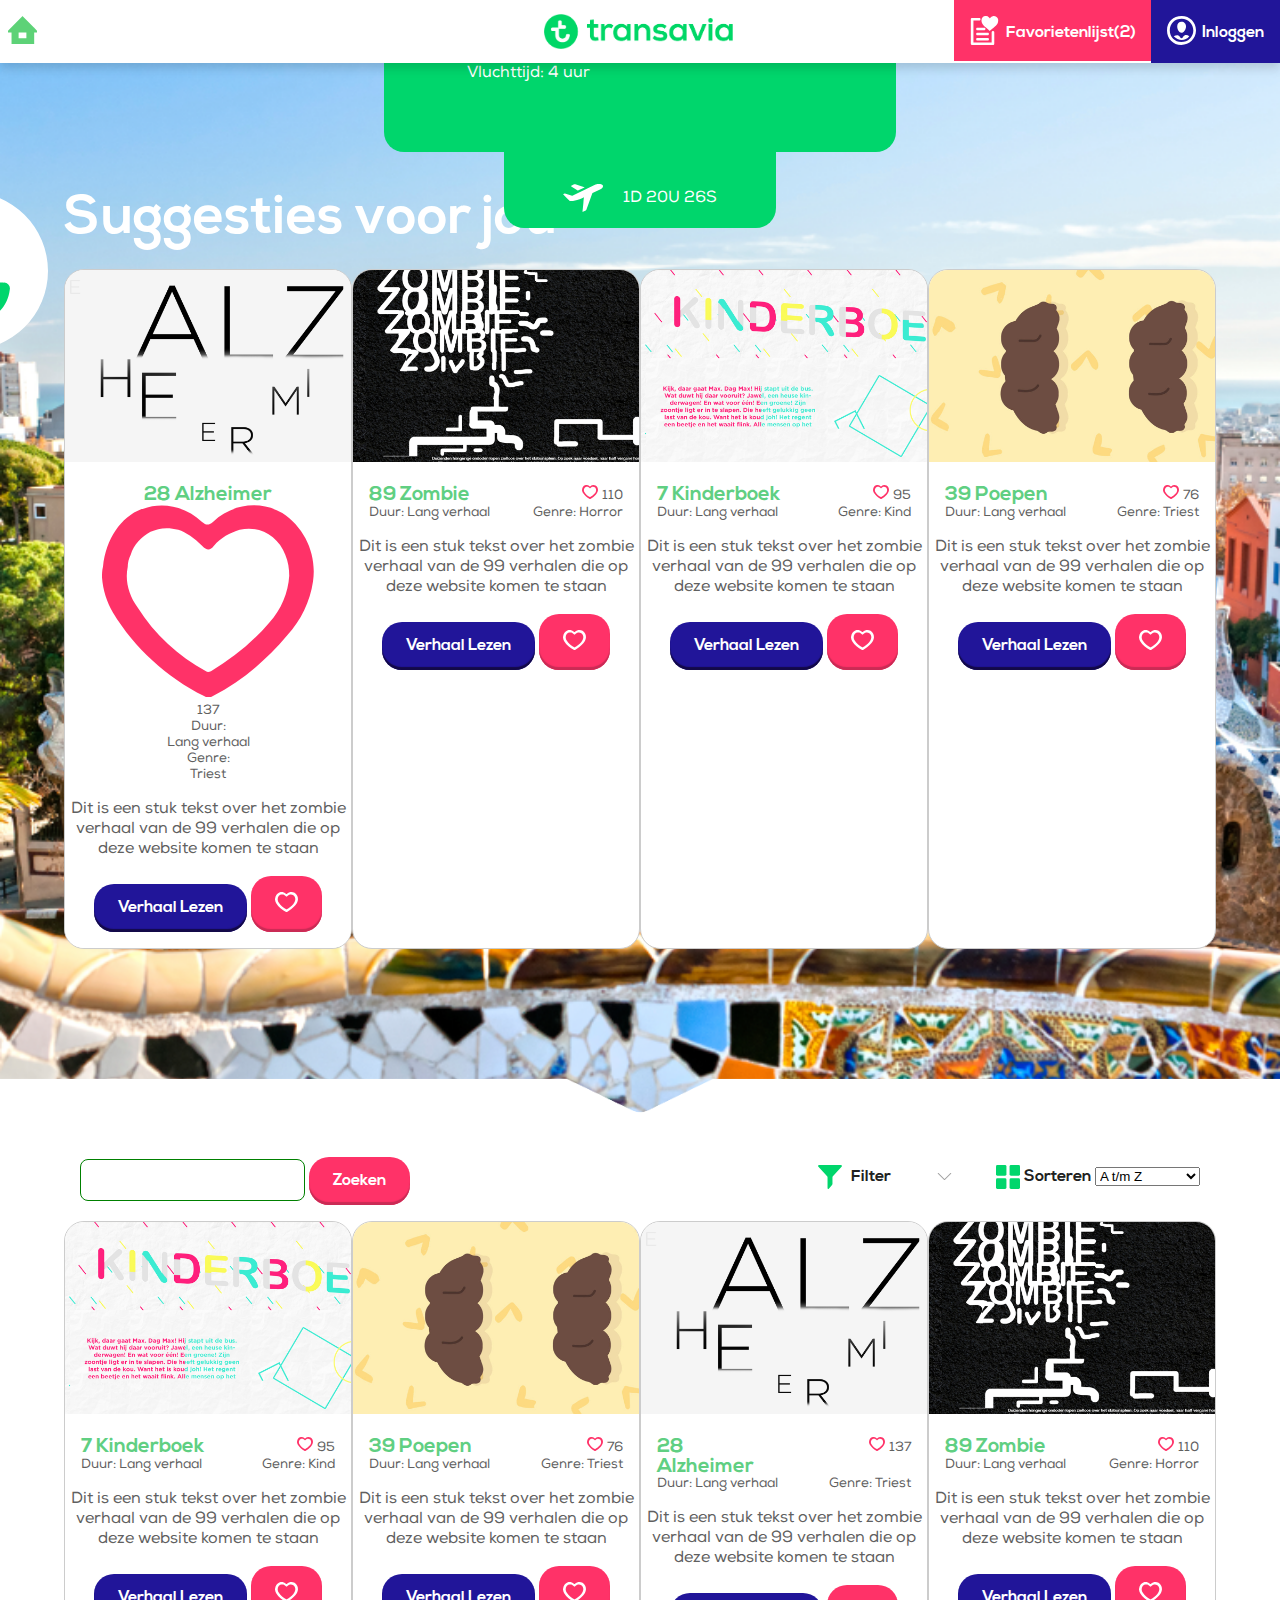
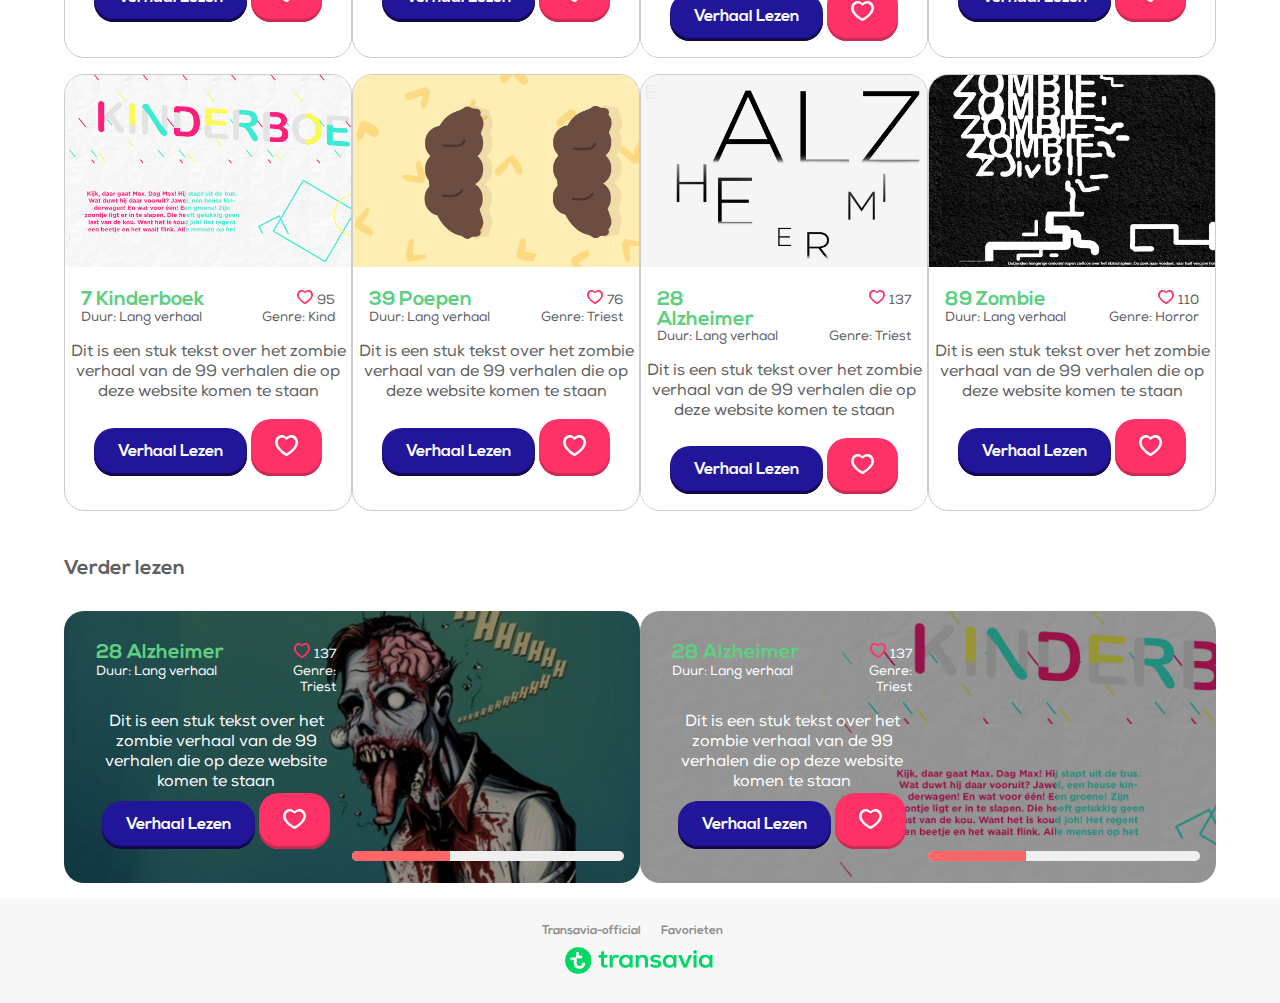
<file: index.html>
<!DOCTYPE html>
<html lang="nl">

<head>
    <meta charset="UTF-8">
    <meta name="viewport" content="width=device-width, initial-scale=1.0">
    <meta http-equiv="X-UA-Compatible" content="ie=edge">
    <link rel="stylesheet" href="./css/font.css">
    <link rel="stylesheet" href="./css/style.css">
    <title>Transavia | Stories</title>
</head>

<body>


    <div class="flight-dropdown-menu" id="flight-dropdown">
        <div class="dropdown-info">
            <div>
                <h2>Vlucht 4jk59</h2>
                <h3>Amsterdam Schiphol > Antalya Turkije</h3>
                <p>Boarding: 24-04-17 15:50</p>
                <p>Vluchttijd: 4 uur</p>
            </div>
            <div>

                <img class="bel-icon" src="./img/bel-icoon.svg" alt="icoon van een bel"><br />
                <label for="boarding-alarm">Geef mij een melding als ik kan boarden.</label><br />
                <input class="boarding-bel" type="checkbox" id="boarding-alarm">

            </div>
        </div>
        <div id="timer">
            <img src="./img/vliegtuig-icoon.svg" alt="icoon van een vliegtuig">
            <p>1D 20U 26S </p>
        </div>
    </div>

    <div class="add-favorites" id="add-favorites">
        <img src="./img/favorites-icon.svg" alt="favorieten icoon">
        <p>Verhaal toegevoegd aan <a href="./favorites.html">favorietenlijst.</a></p>
        <img id="like-cross" src="./img/cross-icon.svg" alt="">
    </div>


    <header class="main-header">
        <nav>
            <div><a href="index.html"><img src="./img/huisje-icon.svg" alt=""></a></div>
            <div><img src="./img/transavia-logo.png" alt=""></div>
            <div><a href="favorites.html"><img src="./img/favorites-icon.svg" alt=""><p>Favorietenlijst(2)</p></a>
                <a href="login.html"><img src="./img/contact-icon.svg" alt=""><p>Inloggen</p></a></div>

        </nav>
    </header>


    <main>


        <section class="hero-main">


            <div class="container">
                <img class="transavia-round-logo" src="./img/transavia-logo-rond.svg" alt="">
                <h1>Suggesties voor jou</h1>
                <div class="section-populair">

                    <article>
                        <header>
                            <img src="./img/alzheimer.jpg" alt="">
                            <div>
                                <dl>
                                    <dt>
                                        <h4>28 Alzheimer</h4>
                                    </dt>
                                    <dt>
                                       <img src="./img/heart-icon.svg" alt=""> </dt>
                                    <dd>

                                        <small>137</small>
                                    </dd>

                                </dl>
                                <dl>
                                    <dt><small>Duur:</small></dt>
                                    <dd><small>Lang verhaal</small></dd>
                                    <dt><small>Genre:</small></dt>
                                    <dd><small>Triest</small></dd>
                                </dl>
                                <p>Dit is een stuk tekst over het zombie verhaal van de 99 verhalen die op deze website komen te staan</p>
                            </div>
                        </header>
                        <footer>
                            <a class="blue-button" href="./stories/alzheimer.html">Verhaal Lezen</a>
                            <button id="likebutton" class="pink-button likebuttons"><img id="heart" src="./img/heart-icon-wit.svg" alt=""></button>
                        </footer>

                    </article>

                    <article>
                        <header>
                            <img src="./img/zombie.jpg" alt="">
                            <div>
                                <ul>
                                    <li>
                                        <h4>89 Zombie</h4>
                                    </li>
                                    <li>
                                        <div>
                                            <img src="./img/heart-icon.svg" alt="">
                                            <small>110</small>
                                        </div>
                                    </li>
                                </ul>
                                <ul>
                                    <li><small>Duur: Lang verhaal</small></li>
                                    <li><small>Genre: Horror</small></li>
                                </ul>
                                <p>Dit is een stuk tekst over het zombie verhaal van de 99 verhalen die op deze website komen te staan</p>
                            </div>
                        </header>
                        <footer>
                            <a class="blue-button" href="./stories/zombie.html">Verhaal Lezen</a>
                            <button id="likebutton" class="pink-button likebuttons"><img id="heart" src="./img/heart-icon-wit.svg" alt=""></button>
                        </footer>

                    </article>

                    <article>
                        <header>
                            <img src="./img/kinderboek.jpg" alt="">
                            <div>
                                <ul>
                                    <li>
                                        <h4>7 Kinderboek</h4>
                                    </li>
                                    <li>
                                        <div>
                                            <img src="./img/heart-icon.svg" alt="">
                                            <small>95</small>
                                        </div>
                                    </li>
                                </ul>
                                <ul>
                                    <li><small>Duur: Lang verhaal</small></li>
                                    <li><small>Genre: Kind</small></li>
                                </ul>
                                <p>Dit is een stuk tekst over het zombie verhaal van de 99 verhalen die op deze website komen te staan</p>
                            </div>
                        </header>
                        <footer>
                            <a class="blue-button" href="./stories/kinderboek.html">Verhaal Lezen</a>
                            <button id="likebutton" class="pink-button"><img id="heart" src="./img/heart-icon-wit.svg" alt=""></button>
                        </footer>

                    </article>

                    <article>
                        <header>
                            <img src="./img/poep.jpg" alt="">
                            <div>
                                <ul>
                                    <li>
                                        <h4>39 Poepen</h4>
                                    </li>
                                    <li>
                                        <div>
                                            <img src="./img/heart-icon.svg" alt="">
                                            <small>76</small>
                                        </div>
                                    </li>
                                </ul>
                                <ul>
                                    <li><small>Duur: Lang verhaal</small></li>
                                    <li><small>Genre: Triest</small></li>
                                </ul>
                                <p>Dit is een stuk tekst over het zombie verhaal van de 99 verhalen die op deze website komen te staan</p>
                            </div>
                        </header>
                        <footer>
                            <a class="blue-button" href="">Verhaal Lezen</a>
                            <button id="likebutton" class="pink-button"><img id="heart" src="./img/heart-icon-wit.svg" alt=""></button>
                        </footer>

                    </article>
                </div>
            </div>

            <div class="spacer-v">

            </div>


        </section>

        <section>


            <div class="container">

                <div class="filter">
                    <div>
                        <form action="index.html">
                            <fieldset>
                                <input id="direct-search" type="text">
                                <button class="pink-button" type="submit">Zoeken</button>
                                <ul id="search-dropdown">
                                    <li><strong>Aut</strong>o</li>
                                    <li><strong>Aut</strong>isme</li>
                                    <li><strong>Aut</strong>omatisch</li>

                                </ul>
                            </fieldset>
                        </form>
                    </div>
                    <div>
                        <form action="index.html">
                            <fieldset>
                                <div>
                                    <div class="dropdown">
                                        <img src="./img/filter-icon.svg" alt="">
                                        <label for="clickbutton">Filter</label>
                                        <input class="maincheck" type="checkbox" id="clickbutton">
                                        <ul class="items">
                                            <li> <label for="">Genre</label></li>
                                            <li> <input type="checkbox" id="clickbutton">Maan</li>
                                            <li> <input type="checkbox" id="clickbutton">Roos</li>
                                            <li> <input type="checkbox" id="clickbutton">Vis</li>
                                            <li> <input type="checkbox" id="clickbutton">Konijn</li>
                                            <li> <input type="checkbox" id="clickbutton">Kip</li>
                                            <li> <label for="">Duur</label></li>
                                            <li>
                                                <input type="radio" id="long" name="duration">Lang verhaal</li>
                                            <li>
                                                <input type="radio" id="short" name="duration">Kort verhaal</li>

                                        </ul>
                                    </div>
                                    <img src="./img/sort-icon.svg" alt="">
                                    <label for="Sorteren">Sorteren</label>
                                    <select id="sorteren" type="select">
                                <option value="">A t/m Z</option>
                                <option value="">Z t/m A</option>
                                <option value="">Meest geliked</option>
                                <option value="">Minst geliked</option>
                                </select>
                                </div>
                            </fieldset>
                        </form>
                    </div>


                </div>







                <div class="section-search">

                    <article>
                        <header>
                            <img src="./img/kinderboek.jpg" alt="">
                            <div>
                                <ul>
                                    <li>
                                        <h4>7 Kinderboek</h4>
                                    </li>
                                    <li>
                                        <div>
                                            <img src="./img/heart-icon.svg" alt="">
                                            <small>95</small>
                                        </div>
                                    </li>
                                </ul>
                                <ul>
                                    <li><small>Duur: Lang verhaal</small></li>
                                    <li><small>Genre: Kind</small></li>
                                </ul>
                                <p>Dit is een stuk tekst over het zombie verhaal van de 99 verhalen die op deze website komen te staan</p>
                            </div>
                        </header>
                        <footer>
                            <a class="blue-button" href="./stories/kinderboek.html">Verhaal Lezen</a>
                            <button id="likebutton" class="pink-button"><img id="heart" src="./img/heart-icon-wit.svg" alt=""></button>
                        </footer>

                    </article>


                    <article>
                        <header>
                            <img src="./img/poep.jpg" alt="">
                            <div>
                                <ul>
                                    <li>
                                        <h4>39 Poepen</h4>
                                    </li>
                                    <li>
                                        <div>
                                            <img src="./img/heart-icon.svg" alt="">
                                            <small>76</small>
                                        </div>
                                    </li>
                                </ul>
                                <ul>
                                    <li><small>Duur: Lang verhaal</small></li>
                                    <li><small>Genre: Triest</small></li>
                                </ul>
                                <p>Dit is een stuk tekst over het zombie verhaal van de 99 verhalen die op deze website komen te staan</p>
                            </div>
                        </header>
                        <footer>
                            <a class="blue-button" href="">Verhaal Lezen</a>
                            <button id="likebutton" class="pink-button"><img id="heart" src="./img/heart-icon-wit.svg" alt=""></button>
                        </footer>

                    </article>


                    <article>
                        <header>
                            <img src="./img/alzheimer.jpg" alt="">
                            <div>
                                <ul>
                                    <li>
                                        <h4>28 Alzheimer</h4>
                                    </li>
                                    <li>
                                        <div>
                                            <img src="./img/heart-icon.svg" alt="">
                                            <small>137</small>
                                        </div>
                                    </li>
                                </ul>
                                <ul>
                                    <li><small>Duur: Lang verhaal</small></li>
                                    <li><small>Genre: Triest</small></li>
                                </ul>
                                <p>Dit is een stuk tekst over het zombie verhaal van de 99 verhalen die op deze website komen te staan</p>
                            </div>
                        </header>
                        <footer>
                            <a class="blue-button" href="./stories/alzheimer.html">Verhaal Lezen</a>
                            <button id="likebutton" class="pink-button likebuttons"><img id="heart" src="./img/heart-icon-wit.svg" alt=""></button>
                        </footer>

                    </article>

                    <article>
                        <header>
                            <img src="./img/zombie.jpg" alt="">
                            <div>
                                <ul>
                                    <li>
                                        <h4>89 Zombie</h4>
                                    </li>
                                    <li>
                                        <div>
                                            <img src="./img/heart-icon.svg" alt="">
                                            <small>110</small>
                                        </div>
                                    </li>
                                </ul>
                                <ul>
                                    <li><small>Duur: Lang verhaal</small></li>
                                    <li><small>Genre: Horror</small></li>
                                </ul>
                                <p>Dit is een stuk tekst over het zombie verhaal van de 99 verhalen die op deze website komen te staan</p>
                            </div>
                        </header>
                        <footer>
                            <a class="blue-button" href="./stories/zombie.html">Verhaal Lezen</a>
                            <button id="likebutton" class="pink-button likebuttons"><img id="heart" src="./img/heart-icon-wit.svg" alt=""></button>
                        </footer>

                    </article>

                    <article>
                        <header>
                            <img src="./img/kinderboek.jpg" alt="">
                            <div>
                                <ul>
                                    <li>
                                        <h4>7 Kinderboek</h4>
                                    </li>
                                    <li>
                                        <div>
                                            <img src="./img/heart-icon.svg" alt="">
                                            <small>95</small>
                                        </div>
                                    </li>
                                </ul>
                                <ul>
                                    <li><small>Duur: Lang verhaal</small></li>
                                    <li><small>Genre: Kind</small></li>
                                </ul>
                                <p>Dit is een stuk tekst over het zombie verhaal van de 99 verhalen die op deze website komen te staan</p>
                            </div>
                        </header>
                        <footer>
                            <a class="blue-button" href="./stories/kinderboek.html">Verhaal Lezen</a>
                            <button id="likebutton" class="pink-button"><img id="heart" src="./img/heart-icon-wit.svg" alt=""></button>
                        </footer>

                    </article>


                    <article>
                        <header>
                            <img src="./img/poep.jpg" alt="">
                            <div>
                                <ul>
                                    <li>
                                        <h4>39 Poepen</h4>
                                    </li>
                                    <li>
                                        <div>
                                            <img src="./img/heart-icon.svg" alt="">
                                            <small>76</small>
                                        </div>
                                    </li>
                                </ul>
                                <ul>
                                    <li><small>Duur: Lang verhaal</small></li>
                                    <li><small>Genre: Triest</small></li>
                                </ul>
                                <p>Dit is een stuk tekst over het zombie verhaal van de 99 verhalen die op deze website komen te staan</p>
                            </div>
                        </header>
                        <footer>
                            <a class="blue-button" href="">Verhaal Lezen</a>
                            <button id="likebutton" class="pink-button"><img id="heart" src="./img/heart-icon-wit.svg" alt=""></button>
                        </footer>

                    </article>


                    <article>
                        <header>
                            <img src="./img/alzheimer.jpg" alt="">
                            <div>
                                <ul>
                                    <li>
                                        <h4>28 Alzheimer</h4>
                                    </li>
                                    <li>
                                        <div>
                                            <img src="./img/heart-icon.svg" alt="">
                                            <small>137</small>
                                        </div>
                                    </li>
                                </ul>
                                <ul>
                                    <li><small>Duur: Lang verhaal</small></li>
                                    <li><small>Genre: Triest</small></li>
                                </ul>
                                <p>Dit is een stuk tekst over het zombie verhaal van de 99 verhalen die op deze website komen te staan</p>
                            </div>
                        </header>
                        <footer>
                            <a class="blue-button" href="./stories/alzheimer.html">Verhaal Lezen</a>
                            <button id="likebutton" class="pink-button likebuttons"><img id="heart" src="./img/heart-icon-wit.svg" alt=""></button>
                        </footer>

                    </article>

                    <article>
                        <header>
                            <img src="./img/zombie.jpg" alt="">
                            <div>
                                <ul>
                                    <li>
                                        <h4>89 Zombie</h4>
                                    </li>
                                    <li>
                                        <div>
                                            <img src="./img/heart-icon.svg" alt="">
                                            <small>110</small>
                                        </div>
                                    </li>
                                </ul>
                                <ul>
                                    <li><small>Duur: Lang verhaal</small></li>
                                    <li><small>Genre: Horror</small></li>
                                </ul>
                                <p>Dit is een stuk tekst over het zombie verhaal van de 99 verhalen die op deze website komen te staan</p>
                            </div>
                        </header>
                        <footer>
                            <a class="blue-button" href="./stories/zombie.html">Verhaal Lezen</a>
                            <button id="likebutton" class="pink-button likebuttons"><img id="heart" src="./img/heart-icon-wit.svg" alt=""></button>
                        </footer>

                    </article>

                </div>
            </div>
            <div class="container">
                <h3>Verder lezen</h3>
                <div class="section-continue">

                    <article id="continue-1">
                        <div>
                            <ul>
                                <li>
                                    <h4>28 Alzheimer</h4>
                                </li>
                                <li>
                                    <div>
                                        <img src="./img/heart-icon.svg" alt="">
                                        <small>137</small>
                                    </div>
                                </li>
                            </ul>
                            <ul>
                                <li><small>Duur: Lang verhaal</small></li>
                                <li><small>Genre: Triest</small></li>
                            </ul>
                            <p>Dit is een stuk tekst over het zombie verhaal van de 99 verhalen die op deze website komen te staan</p>

                            <a class="blue-button" href="">Verhaal Lezen</a>
                            <button class="pink-button" href=""><img src="./img/heart-icon-wit.svg" alt=""></button>
                        </div>
                        <div class="progression-indicator">
                            <div class="progression"></div>
                        </div>
                    </article>

                    <article id="continue-2">
                        <div>
                            <ul>
                                <li>
                                    <h4>28 Alzheimer</h4>
                                </li>
                                <li>
                                    <div>
                                        <img src="./img/heart-icon.svg" alt="">
                                        <small>137</small>
                                    </div>
                                </li>
                            </ul>
                            <ul>
                                <li><small>Duur: Lang verhaal</small></li>
                                <li><small>Genre: Triest</small></li>
                            </ul>
                            <p>Dit is een stuk tekst over het zombie verhaal van de 99 verhalen die op deze website komen te staan</p>

                            <a class="blue-button" href="">Verhaal Lezen</a>
                            <button class="pink-button" href=""><img src="./img/heart-icon-wit.svg" alt=""></button>
                        </div>
                        <div class="progression-indicator">
                            <div class="progression"></div>
                        </div>
                    </article>


                </div>
            </div>
        </section>


    </main>
    <footer>
        <ul>
            <li><a href="https://www.transavia.com/nl-NL/home/" target="_blank">Transavia-official</a></li>
            <li><a href="">Favorieten</a></li>
        </ul>
        <img src="./img/transavia-logo.png" alt="">
    </footer>
    <script type="text/javascript" src="/js/script.js"></script>
</body>

</html>
</file>
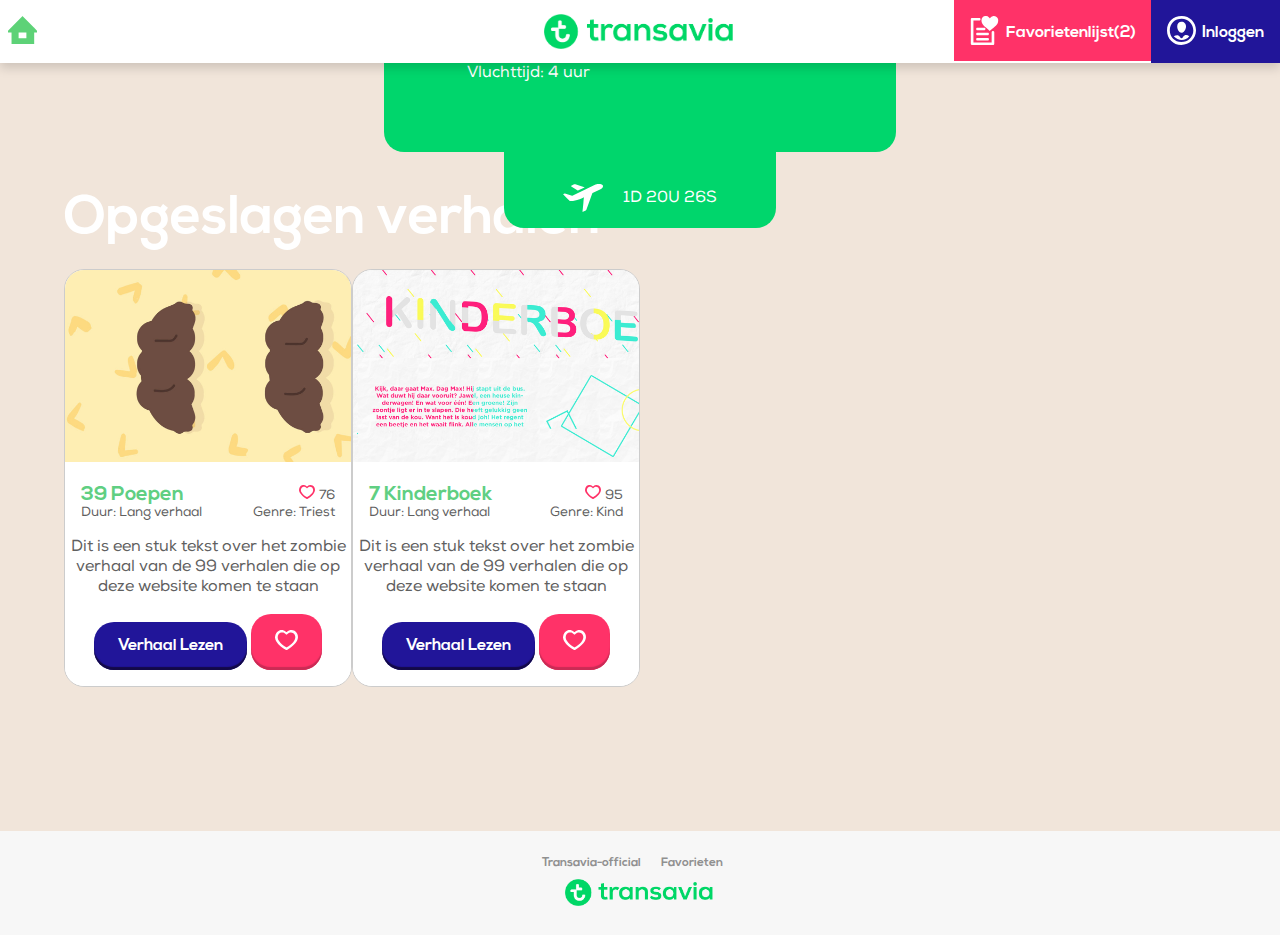
<file: favorites.html>
<!DOCTYPE html>
<html lang="nl">

<head>
    <meta charset="UTF-8">
    <meta name="viewport" content="width=device-width, initial-scale=1.0">
    <meta http-equiv="X-UA-Compatible" content="ie=edge">
    <link rel="stylesheet" href="./css/font.css">
    <link rel="stylesheet" href="./css/style.css">
    <title>Transavia | Stories</title>
</head>

<body>


    <div class="flight-dropdown-menu" id="flight-dropdown">
        <div class="dropdown-info">
            <div>
                <h2>Vlucht 4jk59</h2>
                <h3>Amsterdam Schiphol > Antalya Turkije</h3>
                <p>Boarding: 24-04-17 15:50</p>
                <p>Vluchttijd: 4 uur</p>
            </div>
            <div>

                <img src="./img/bel-icoon.svg" alt=""><br />
                <label for="boarding-alarm">Geef mij een melding als ik kan boarden.</label><br />
                <input type="checkbox" id="boarding-alarm">

            </div>
        </div>
        <div id="timer">
            <img src="./img/vliegtuig-icoon.svg" alt="">
            <p>1D 20U 26S </p>
        </div>
    </div>

    <header class="main-header">
        <nav>
            <div>
                <a href="index.html">
            <img src="./img/huisje-icon.svg" alt="">
            </a>
            </div>
            <div>
                <img src="./img/transavia-logo.png" alt="">
            </div>
            <div>
                <a href="favorites.html">
               <img src="./img/favorites-icon.svg" alt=""><p>Favorietenlijst(2)</p>
               </a>
                <a href="login.html"><img src="./img/contact-icon.svg" alt=""><p>Inloggen</p>
                </a>
            </div>

        </nav>
    </header>


    <main>


        <section class="favorites-section">


            <div class="container">

                <h1>Opgeslagen verhalen</h1>
                <div class="section-search">
                    <article>
                        <header>
                            <img src="./img/poep.jpg" alt="">
                            <div>
                                <ul>
                                    <li>
                                        <h4>39 Poepen</h4>
                                    </li>
                                    <li>
                                        <div>
                                            <img src="./img/heart-icon.svg" alt="">
                                            <small>76</small>
                                        </div>
                                    </li>
                                </ul>
                                <ul>
                                    <li><small>Duur: Lang verhaal</small></li>
                                    <li><small>Genre: Triest</small></li>
                                </ul>
                                <p>Dit is een stuk tekst over het zombie verhaal van de 99 verhalen die op deze website komen te staan</p>
                            </div>
                        </header>
                        <footer>
                            <a class="blue-button" href="">Verhaal Lezen</a>
                            <button id="likebutton" class="pink-button"><img id="heart" src="./img/heart-icon-wit.svg" alt=""></button>
                        </footer>

                    </article>

                    <article>
                        <header>
                            <img src="./img/kinderboek.jpg" alt="">
                            <div>
                                <ul>
                                    <li>
                                        <h4>7 Kinderboek</h4>
                                    </li>
                                    <li>
                                        <div>
                                            <img src="./img/heart-icon.svg" alt="">
                                            <small>95</small>
                                        </div>
                                    </li>
                                </ul>
                                <ul>
                                    <li><small>Duur: Lang verhaal</small></li>
                                    <li><small>Genre: Kind</small></li>
                                </ul>
                                <p>Dit is een stuk tekst over het zombie verhaal van de 99 verhalen die op deze website komen te staan</p>
                            </div>
                        </header>
                        <footer>
                            <a class="blue-button" href="./stories/kinderboek.html">Verhaal Lezen</a>
                            <button id="likebutton" class="pink-button"><img id="heart" src="./img/heart-icon-wit.svg" alt=""></button>
                        </footer>

                    </article>




                </div>


            </div>
        </section>




    </main>
    <footer>
        <ul>
            <li><a href="https://www.transavia.com/nl-NL/home/" target="_blank">Transavia-official</a></li>
            <li><a href="">Favorieten</a></li>
        </ul>
        <img src="./img/transavia-logo.png" alt="">
    </footer>
    <script src="js/script.js"></script>
</body>

</html>
</file>
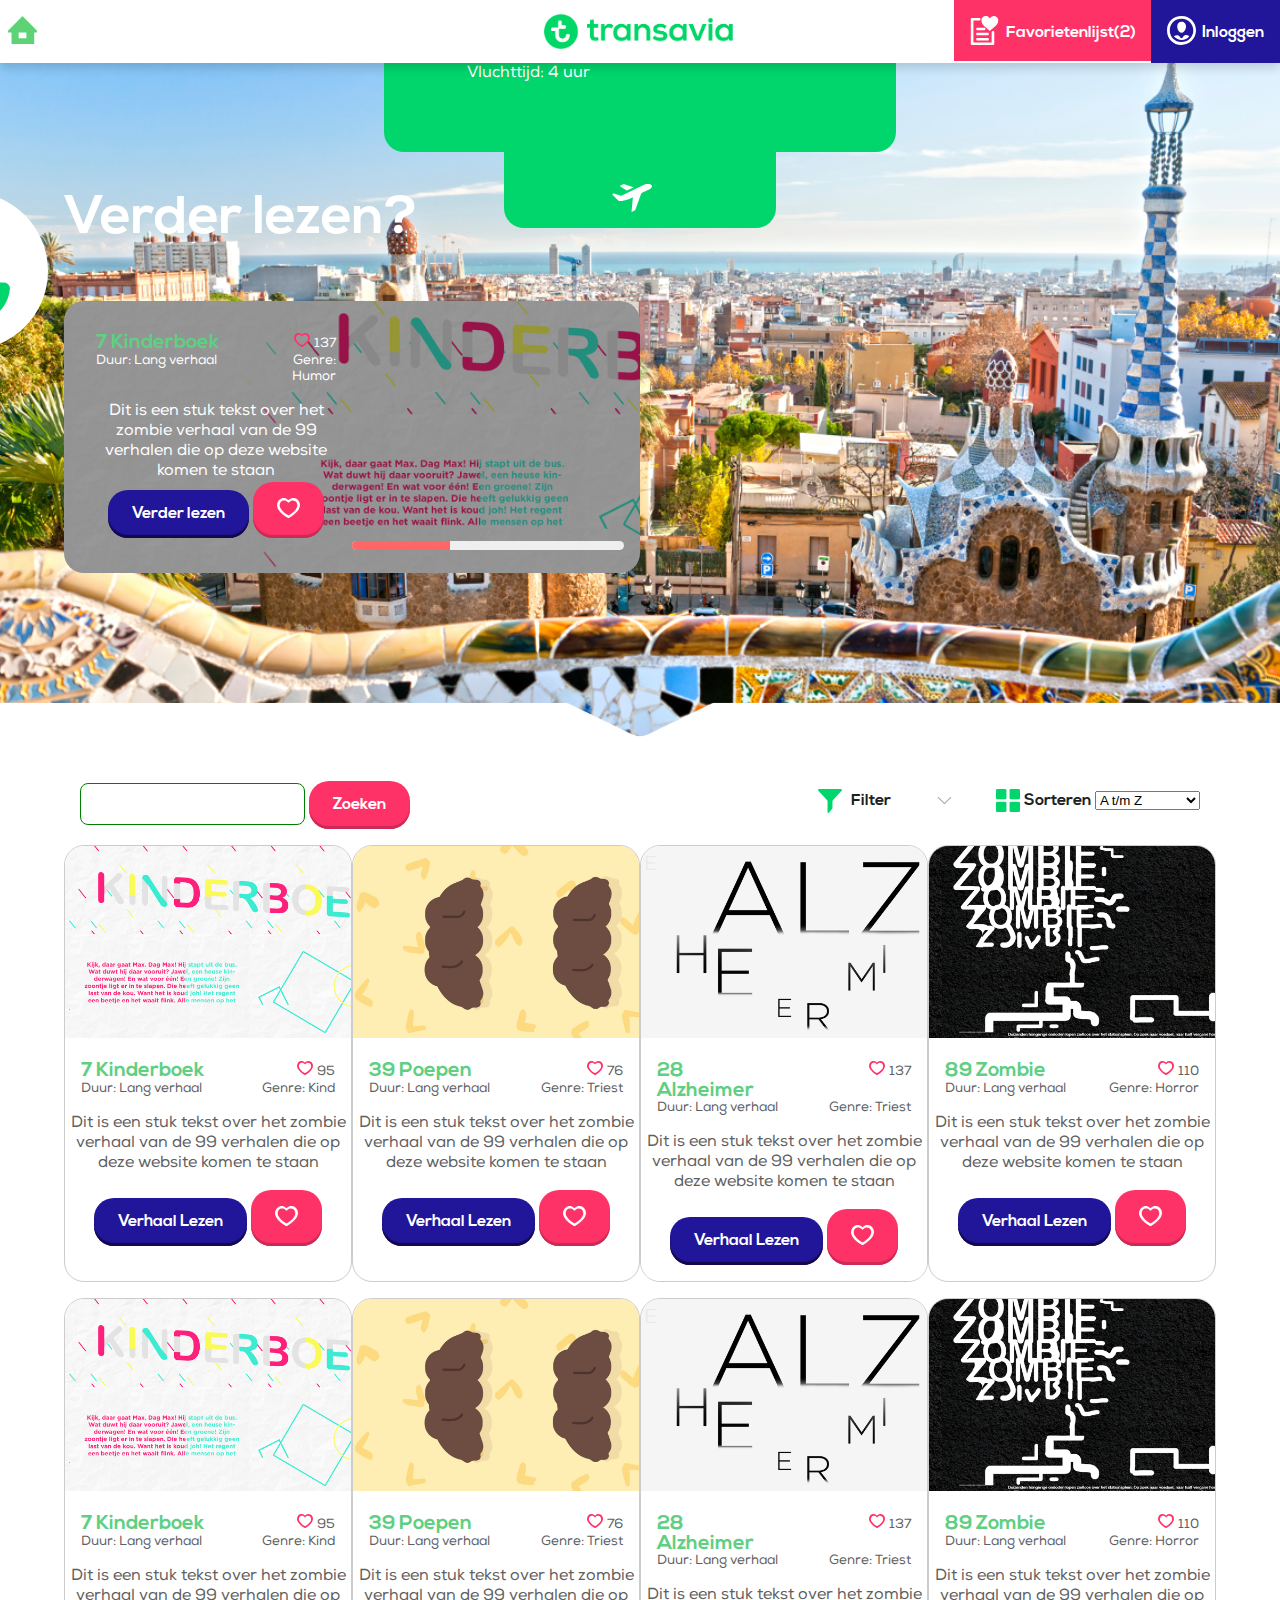
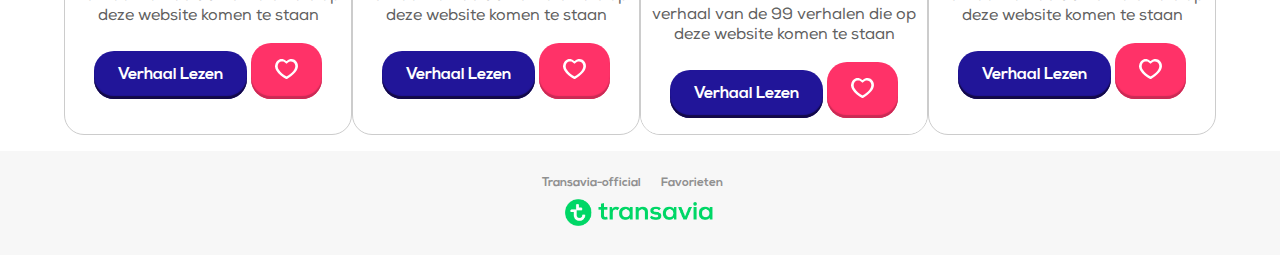
<file: index-red.html>
<!DOCTYPE html>
<html lang="nl">

<head>
    <meta charset="UTF-8">
    <meta name="viewport" content="width=device-width, initial-scale=1.0">
    <meta http-equiv="X-UA-Compatible" content="ie=edge">
    <link rel="stylesheet" href="./css/font.css">
    <link rel="stylesheet" href="./css/style.css">
    <title>Transavia | Stories</title>
</head>

<body>


    <div class="flight-dropdown-menu" id="flight-dropdown">
        <div class="dropdown-info">
            <div>
                <h2>Vlucht 4jk59</h2>
                <h3>Amsterdam Schiphol > Antalya Turkije</h3>
                <p>Boarding: 24-04-17 15:50</p>
                <p>Vluchttijd: 4 uur</p>
            </div>
            <div>

                <img id="bel" src="./img/bel-icoon.svg" alt="Icoon van een bel"><br />
                <label for="boarding-alarm">Geef mij een melding als ik kan boarden.</label>
                <input type="checkbox" id="boarding-alarm">

            </div>
        </div>
        <div id="timer">
            <img src="./img/vliegtuig-icoon.svg" alt="">
            <div>
                <span class="hours"></span>
            </div>
            <div>
                <span class="minutes"></span>
            </div>
            <div>
                <span class="seconds"></span>
            </div>

        </div>
    </div>

    <div class="add-favorites" id="add-favorites">
        <img src="./img/favorites-icon.svg" alt="">
        <p>Verhaal toegevoegd aan <a href="./favorites.html">favorietenlijst.</a></p>
        <img id="like-cross" src="./img/cross-icon.svg" alt="">
    </div>


    <header class="main-header">
        <nav>
            <div><a href="index.html">
            <img src="./img/huisje-icon.svg" alt="">
            </a></div>
            <div>
                <img src="./img/transavia-logo.png" alt=""></div>
            <div>
                <a href="favorites.html">
               <img src="./img/favorites-icon.svg" alt=""><p>Favorietenlijst(2)</p>
               </a>
                <a href="login.html">
                <img src="./img/contact-icon.svg" alt=""><p>Inloggen</p>
                </a>
            </div>

        </nav>
    </header>


    <main>


        <section class="hero-main">


            <div class="container">
                <img class="transavia-round-logo" src="./img/transavia-logo-rond.svg" alt="">
                <h1>Verder lezen?</h1>
                <div class="section-continue">



                    <article id="continue-2">
                        <div>
                            <ul>
                                <li>
                                    <h4>7 Kinderboek</h4>
                                </li>
                                <li>
                                    <div>
                                        <img src="./img/heart-icon.svg" alt="">
                                        <small>137</small>
                                    </div>
                                </li>
                            </ul>
                            <ul>
                                <li><small>Duur: Lang verhaal</small></li>
                                <li><small>Genre: Humor</small></li>
                            </ul>
                            <p>Dit is een stuk tekst over het zombie verhaal van de 99 verhalen die op deze website komen te staan</p>
                            <a class="blue-button" href="../stories/kinderboek.html">Verder lezen</a>
                            <button id="likebutton" class="pink-button"><img src="./img/heart-icon-wit.svg" alt=""></button>
                        </div>
                        <div class="progression-indicator">
                            <div class="progression"></div>
                        </div>
                    </article>


                </div>
            </div>

            <div class="spacer-v">

            </div>


        </section>

        <section>


            <div class="container">

                <div class="filter">
                    <div>
                        <form action="index.html">
                            <fieldset>
                                <input id="direct-search" type="text">
                                <button class="pink-button" type="submit">Zoeken</button>
                                <ul id="search-dropdown">
                                    <li><strong>Aut</strong>o</li>
                                    <li><strong>Aut</strong>isme</li>
                                    <li><strong>Aut</strong>omatisch</li>

                                </ul>
                            </fieldset>
                        </form>
                    </div>
                    <div>
                        <form action="index.html">
                            <fieldset>
                                <div>
                                    <div class="dropdown">
                                        <img src="./img/filter-icon.svg" alt="">
                                        <label for="clickbutton">Filter</label>
                                        <input class="maincheck" type="checkbox" id="clickbutton">
                                        <ul class="items">
                                            <li> <label for="">Genre</label></li>
                                            <li> <input type="checkbox" id="clickbutton">Maan</li>
                                            <li> <input type="checkbox" id="clickbutton">Roos</li>
                                            <li> <input type="checkbox" id="clickbutton">Vis</li>
                                            <li> <input type="checkbox" id="clickbutton">Konijn</li>
                                            <li> <input type="checkbox" id="clickbutton">Kip</li>
                                            <li> <label for="">Duur</label></li>
                                            <li>
                                                <input type="radio" id="long" name="duration">Lang verhaal</li>
                                            <li>
                                                <input type="radio" id="short" name="duration">Kort verhaal</li>

                                        </ul>
                                    </div>
                                    <img src="./img/sort-icon.svg" alt="">
                                    <label for="Sorteren">Sorteren</label>
                                    <select id="sorteren" type="select">
                                <option value="">A t/m Z</option>
                                <option value="">Z t/m A</option>
                                <option value="">Meest geliked</option>
                                <option value="">Minst geliked</option>
                                </select>
                                </div>
                            </fieldset>
                        </form>
                    </div>


                </div>







                <div class="section-search">

                    <article>
                        <header>
                            <img src="./img/kinderboek.jpg" alt="">
                            <div>
                                <ul>
                                    <li>
                                        <h4>7 Kinderboek</h4>
                                    </li>
                                    <li>
                                        <div>
                                            <img src="./img/heart-icon.svg" alt="">
                                            <small>95</small>
                                        </div>
                                    </li>
                                </ul>
                                <ul>
                                    <li><small>Duur: Lang verhaal</small></li>
                                    <li><small>Genre: Kind</small></li>
                                </ul>
                                <p>Dit is een stuk tekst over het zombie verhaal van de 99 verhalen die op deze website komen te staan</p>
                            </div>
                        </header>
                        <footer>
                            <a class="blue-button" href="./stories/kinderboek.html">Verhaal Lezen</a>
                            <button id="likebutton" class="pink-button"><img id="heart" src="./img/heart-icon-wit.svg" alt=""></button>
                        </footer>

                    </article>


                    <article>
                        <header>
                            <img src="./img/poep.jpg" alt="">
                            <div>
                                <ul>
                                    <li>
                                        <h4>39 Poepen</h4>
                                    </li>
                                    <li>
                                        <div>
                                            <img src="./img/heart-icon.svg" alt="">
                                            <small>76</small>
                                        </div>
                                    </li>
                                </ul>
                                <ul>
                                    <li><small>Duur: Lang verhaal</small></li>
                                    <li><small>Genre: Triest</small></li>
                                </ul>
                                <p>Dit is een stuk tekst over het zombie verhaal van de 99 verhalen die op deze website komen te staan</p>
                            </div>
                        </header>
                        <footer>
                            <a class="blue-button" href="">Verhaal Lezen</a>
                            <button id="likebutton" class="pink-button"><img id="heart" src="./img/heart-icon-wit.svg" alt=""></button>
                        </footer>

                    </article>


                    <article>
                        <header>
                            <img src="./img/alzheimer.jpg" alt="">
                            <div>
                                <ul>
                                    <li>
                                        <h4>28 Alzheimer</h4>
                                    </li>
                                    <li>
                                        <div>
                                            <img src="./img/heart-icon.svg" alt="">
                                            <small>137</small>
                                        </div>
                                    </li>
                                </ul>
                                <ul>
                                    <li><small>Duur: Lang verhaal</small></li>
                                    <li><small>Genre: Triest</small></li>
                                </ul>
                                <p>Dit is een stuk tekst over het zombie verhaal van de 99 verhalen die op deze website komen te staan</p>
                            </div>
                        </header>
                        <footer>
                            <a class="blue-button" href="./stories/alzheimer.html">Verhaal Lezen</a>
                            <button id="likebutton" class="pink-button likebuttons"><img id="heart" src="./img/heart-icon-wit.svg" alt=""></button>
                        </footer>

                    </article>

                    <article>
                        <header>
                            <img src="./img/zombie.jpg" alt="">
                            <div>
                                <ul>
                                    <li>
                                        <h4>89 Zombie</h4>
                                    </li>
                                    <li>
                                        <div>
                                            <img src="./img/heart-icon.svg" alt="">
                                            <small>110</small>
                                        </div>
                                    </li>
                                </ul>
                                <ul>
                                    <li><small>Duur: Lang verhaal</small></li>
                                    <li><small>Genre: Horror</small></li>
                                </ul>
                                <p>Dit is een stuk tekst over het zombie verhaal van de 99 verhalen die op deze website komen te staan</p>
                            </div>
                        </header>
                        <footer>
                            <a class="blue-button" href="./stories/zombie.html">Verhaal Lezen</a>
                            <button id="likebutton" class="pink-button likebuttons"><img id="heart" src="./img/heart-icon-wit.svg" alt=""></button>
                        </footer>

                    </article>

                    <article>
                        <header>
                            <img src="./img/kinderboek.jpg" alt="">
                            <div>
                                <ul>
                                    <li>
                                        <h4>7 Kinderboek</h4>
                                    </li>
                                    <li>
                                        <div>
                                            <img src="./img/heart-icon.svg" alt="">
                                            <small>95</small>
                                        </div>
                                    </li>
                                </ul>
                                <ul>
                                    <li><small>Duur: Lang verhaal</small></li>
                                    <li><small>Genre: Kind</small></li>
                                </ul>
                                <p>Dit is een stuk tekst over het zombie verhaal van de 99 verhalen die op deze website komen te staan</p>
                            </div>
                        </header>
                        <footer>
                            <a class="blue-button" href="./stories/kinderboek.html">Verhaal Lezen</a>
                            <button id="likebutton" class="pink-button"><img id="heart" src="./img/heart-icon-wit.svg" alt=""></button>
                        </footer>

                    </article>


                    <article>
                        <header>
                            <img src="./img/poep.jpg" alt="">
                            <div>
                                <ul>
                                    <li>
                                        <h4>39 Poepen</h4>
                                    </li>
                                    <li>
                                        <div>
                                            <img src="./img/heart-icon.svg" alt="">
                                            <small>76</small>
                                        </div>
                                    </li>
                                </ul>
                                <ul>
                                    <li><small>Duur: Lang verhaal</small></li>
                                    <li><small>Genre: Triest</small></li>
                                </ul>
                                <p>Dit is een stuk tekst over het zombie verhaal van de 99 verhalen die op deze website komen te staan</p>
                            </div>
                        </header>
                        <footer>
                            <a class="blue-button" href="">Verhaal Lezen</a>
                            <button id="likebutton" class="pink-button"><img id="heart" src="./img/heart-icon-wit.svg" alt=""></button>
                        </footer>

                    </article>


                    <article>
                        <header>
                            <img src="./img/alzheimer.jpg" alt="">
                            <div>
                                <ul>
                                    <li>
                                        <h4>28 Alzheimer</h4>
                                    </li>
                                    <li>
                                        <div>
                                            <img src="./img/heart-icon.svg" alt="">
                                            <small>137</small>
                                        </div>
                                    </li>
                                </ul>
                                <ul>
                                    <li><small>Duur: Lang verhaal</small></li>
                                    <li><small>Genre: Triest</small></li>
                                </ul>
                                <p>Dit is een stuk tekst over het zombie verhaal van de 99 verhalen die op deze website komen te staan</p>
                            </div>
                        </header>
                        <footer>
                            <a class="blue-button" href="./stories/alzheimer.html">Verhaal Lezen</a>
                            <button id="likebutton" class="pink-button likebuttons"><img id="heart" src="./img/heart-icon-wit.svg" alt=""></button>
                        </footer>

                    </article>

                    <article>
                        <header>
                            <img src="./img/zombie.jpg" alt="">
                            <div>
                                <ul>
                                    <li>
                                        <h4>89 Zombie</h4>
                                    </li>
                                    <li>
                                        <div>
                                            <img src="./img/heart-icon.svg" alt="">
                                            <small>110</small>
                                        </div>
                                    </li>
                                </ul>
                                <ul>
                                    <li><small>Duur: Lang verhaal</small></li>
                                    <li><small>Genre: Horror</small></li>
                                </ul>
                                <p>Dit is een stuk tekst over het zombie verhaal van de 99 verhalen die op deze website komen te staan</p>
                            </div>
                        </header>
                        <footer>
                            <a class="blue-button" href="./stories/zombie.html">Verhaal Lezen</a>
                            <button id="likebutton" class="pink-button likebuttons"><img id="heart" src="./img/heart-icon-wit.svg" alt=""></button>
                        </footer>

                    </article>

                </div>
            </div>

        </section>


    </main>
    <footer>
        <ul>
            <li><a href="https://www.transavia.com/nl-NL/home/" target="_blank">Transavia-official</a></li>
            <li><a href="">Favorieten</a></li>
        </ul>
        <img src="./img/transavia-logo.png" alt="">
    </footer>
    <script type="text/javascript" src="/js/script.js"></script>
</body>

</html>
</file>
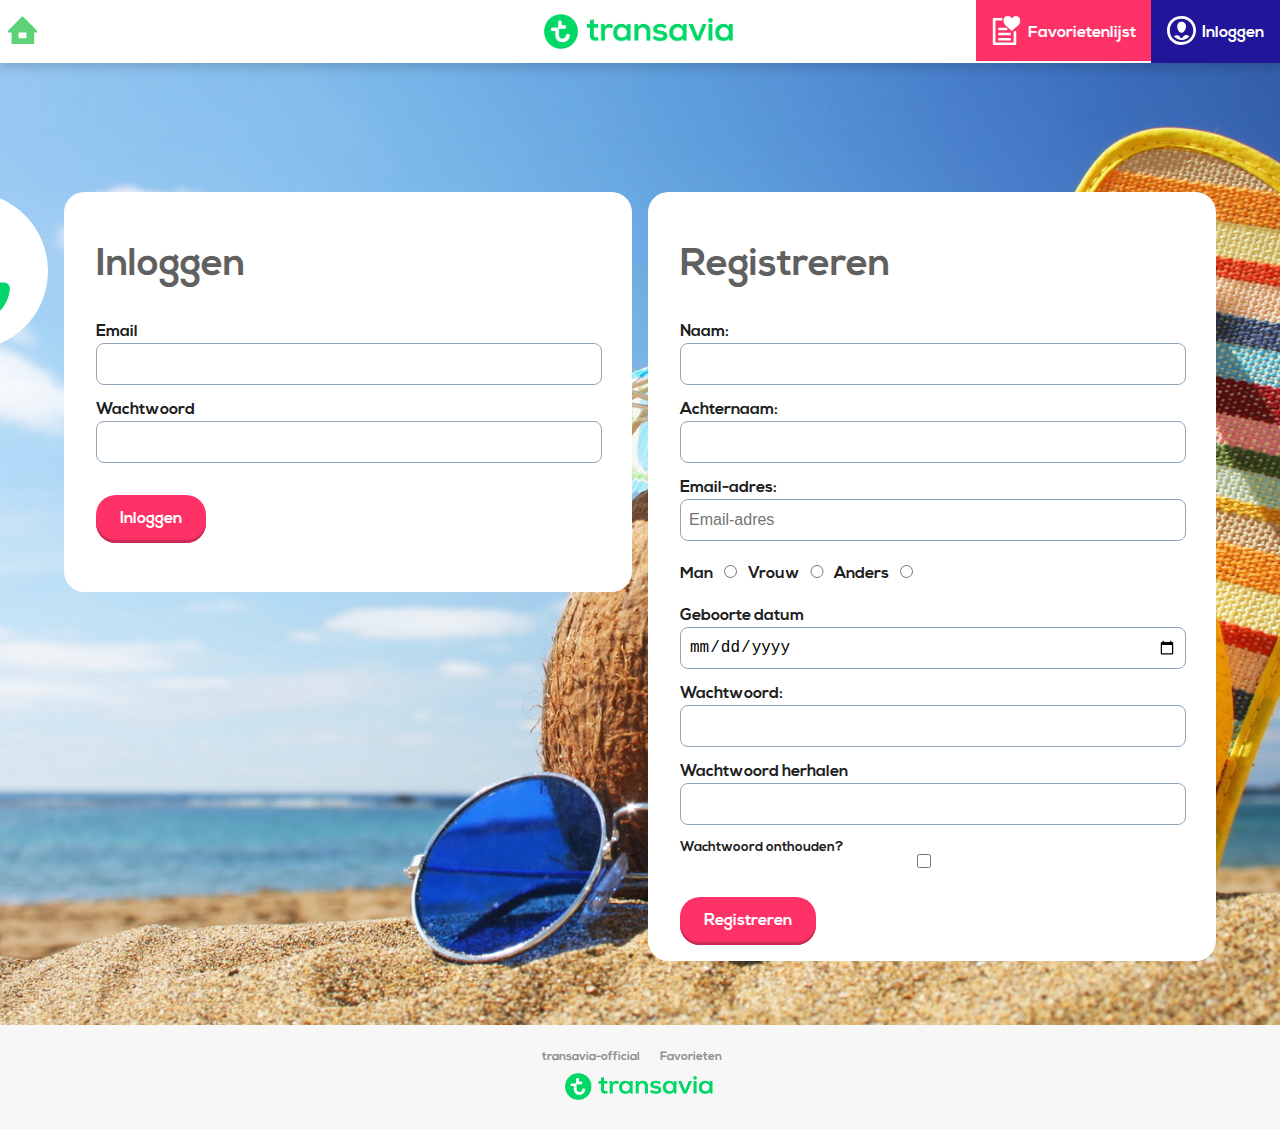
<file: login.html>
<!DOCTYPE html>
<html lang="nl">

<head>
    <meta charset="UTF-8">
    <meta name="viewport" content="width=device-width, initial-scale=1.0">
    <meta http-equiv="X-UA-Compatible" content="ie=edge">
    <link rel="stylesheet" href="./css/style.css">
    <title>Transavia | Stories</title>
</head>

<body>

    <header class="main-header">
        <nav>
            <div><a href="index.html"><img src="./img/huisje-icon.svg" alt=""></a></div>
            <div><img src="./img/transavia-logo.png" alt=""></div>
            <div><a href="favorites.html"><img src="./img/favorites-icon.svg" alt=""><p>Favorietenlijst</p></a>
                <a href="login.html"><img src="./img/contact-icon.svg" alt=""><p>Inloggen</p></a></div>

        </nav>
    </header>

    <main class="login-main">
        <section class="container">
            <img class="transavia-round-logo" src="./img/transavia-logo-rond.svg" alt="">
            <div>
                <section class="login">
                    <form action="index.html">
                        <fieldset>
                            <legend>Inloggen</legend>
                            <label for="email">Email</label>
                            <input id="email" type="email" required>
                            <label for="psword-login">Wachtwoord</label>
                            <input id="psword-login" type="password" required>
                            <button class="pink-button" type="submit">Inloggen</button>
                        </fieldset>
                    </form>
                </section>

                <section class="register">
                    <form action="index.html">
                        <fieldset>
                            <legend>Registreren</legend>
                            <label for="name">Naam:</label>
                            <input id="name" type="text" required>
                            <label for="lname">Achternaam:</label>
                            <input id="lname" type="text" required>
                            <label for="emailregist">Email-adres:</label>
                            <input id="emailregist" placeholder="Email-adres" type="email" required>
                            <div>
                                <label for="gender-man">Man</label>
                                <input id="gender-man" type="radio" name="gender" required>
                                <label for="gender-woman">Vrouw</label>
                                <input id="gender-woman" type="radio" name="gender" required>
                                <label for="else">Anders</label>
                                <input id="else" type="radio" name="gender" required>
                            </div>

                            <label for="age">Geboorte datum</label>
                            <input type="date" required>
                            <label for="psword-regist">Wachtwoord:</label>
                            <input id="pasword-regist" type="password" required>
                            <label for="pswordt-repeat">Wachtwoord herhalen</label>
                            <input id="pasword-repeat" type="password" required>

                            <label for="ps-remember"><small>Wachtwoord onthouden?</small></label>
                            <input type="checkbox" id="ps-remember">
                            <button class="pink-button" type="submit">Registreren</button>
                        </fieldset>
                    </form>
                </section>
            </div>
        </section>
    </main>
    <footer>
        <ul>
            <li><a href="">transavia-official</a></li>
            <li><a href="">Favorieten</a></li>
        </ul>
        <img src="./img/transavia-logo.png" alt="">
    </footer>
    <script src="js/script.js" \></script>
</body>

</html>
</file>
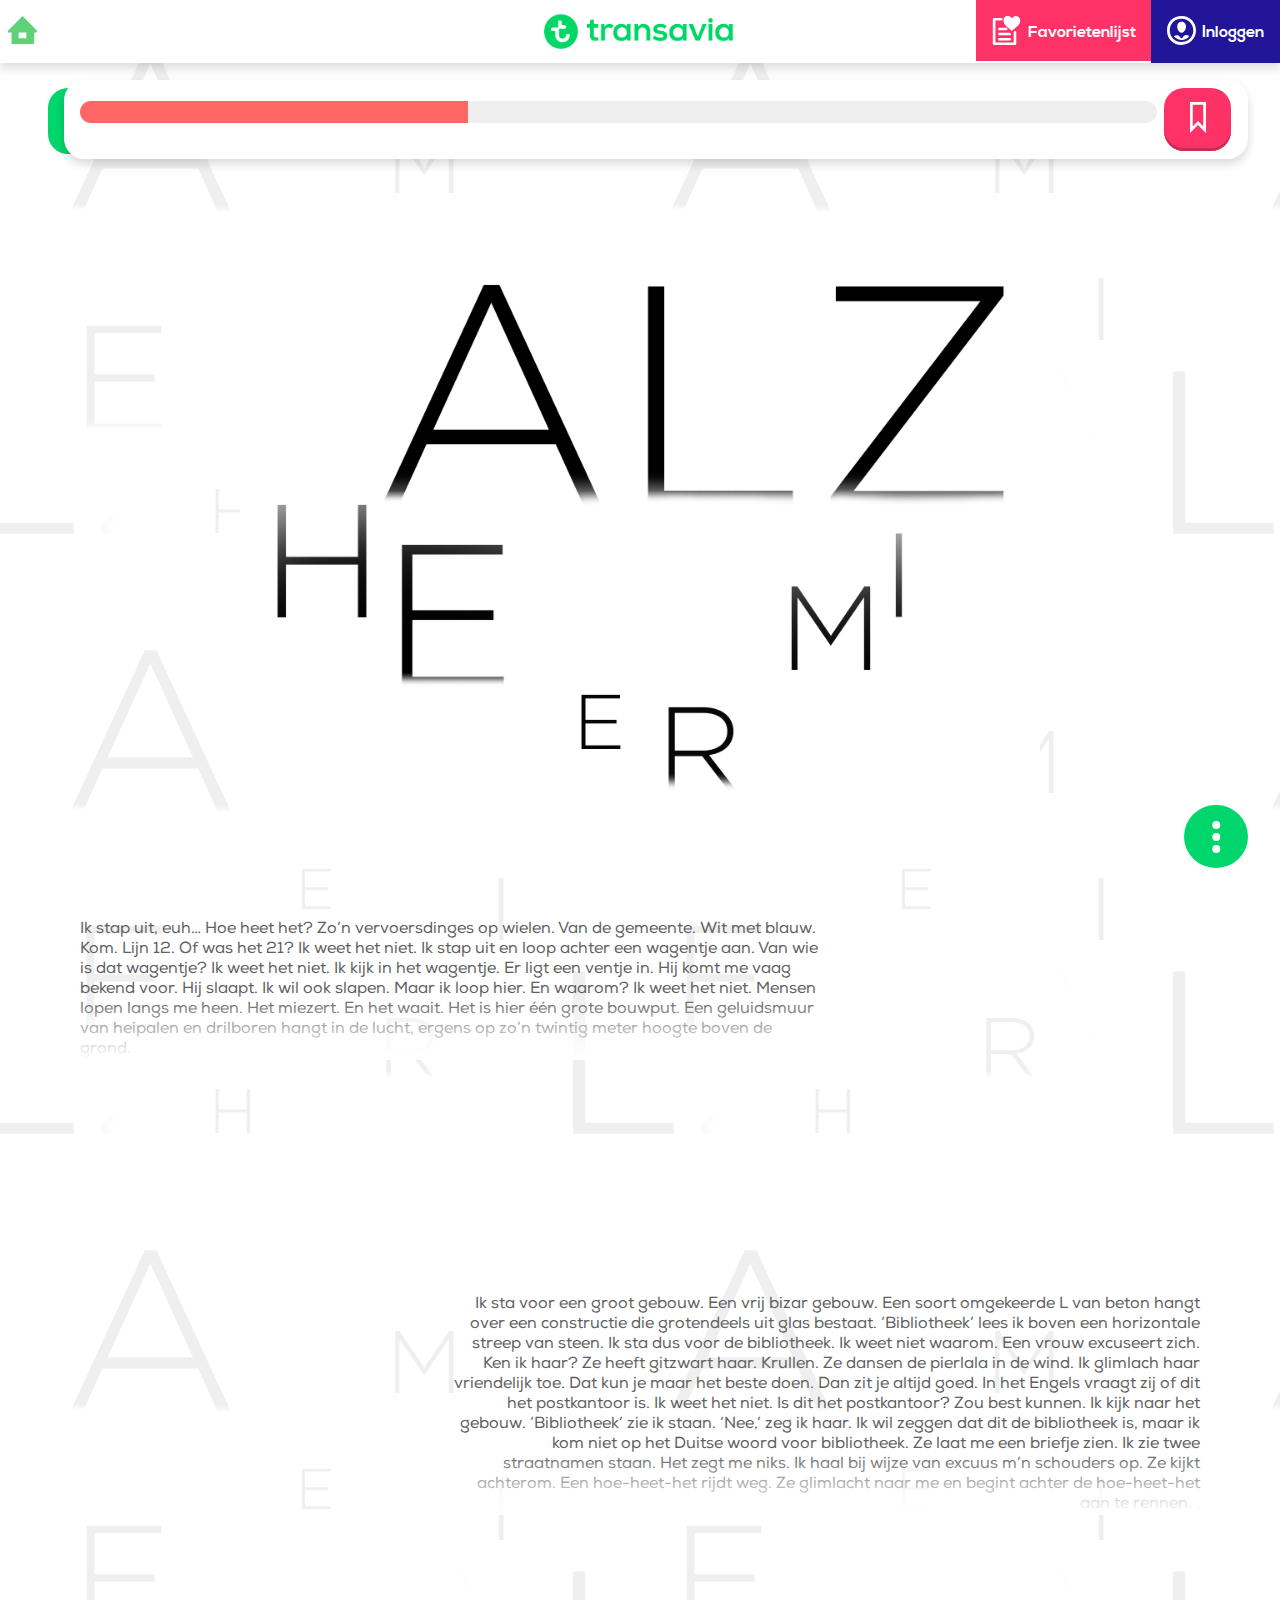
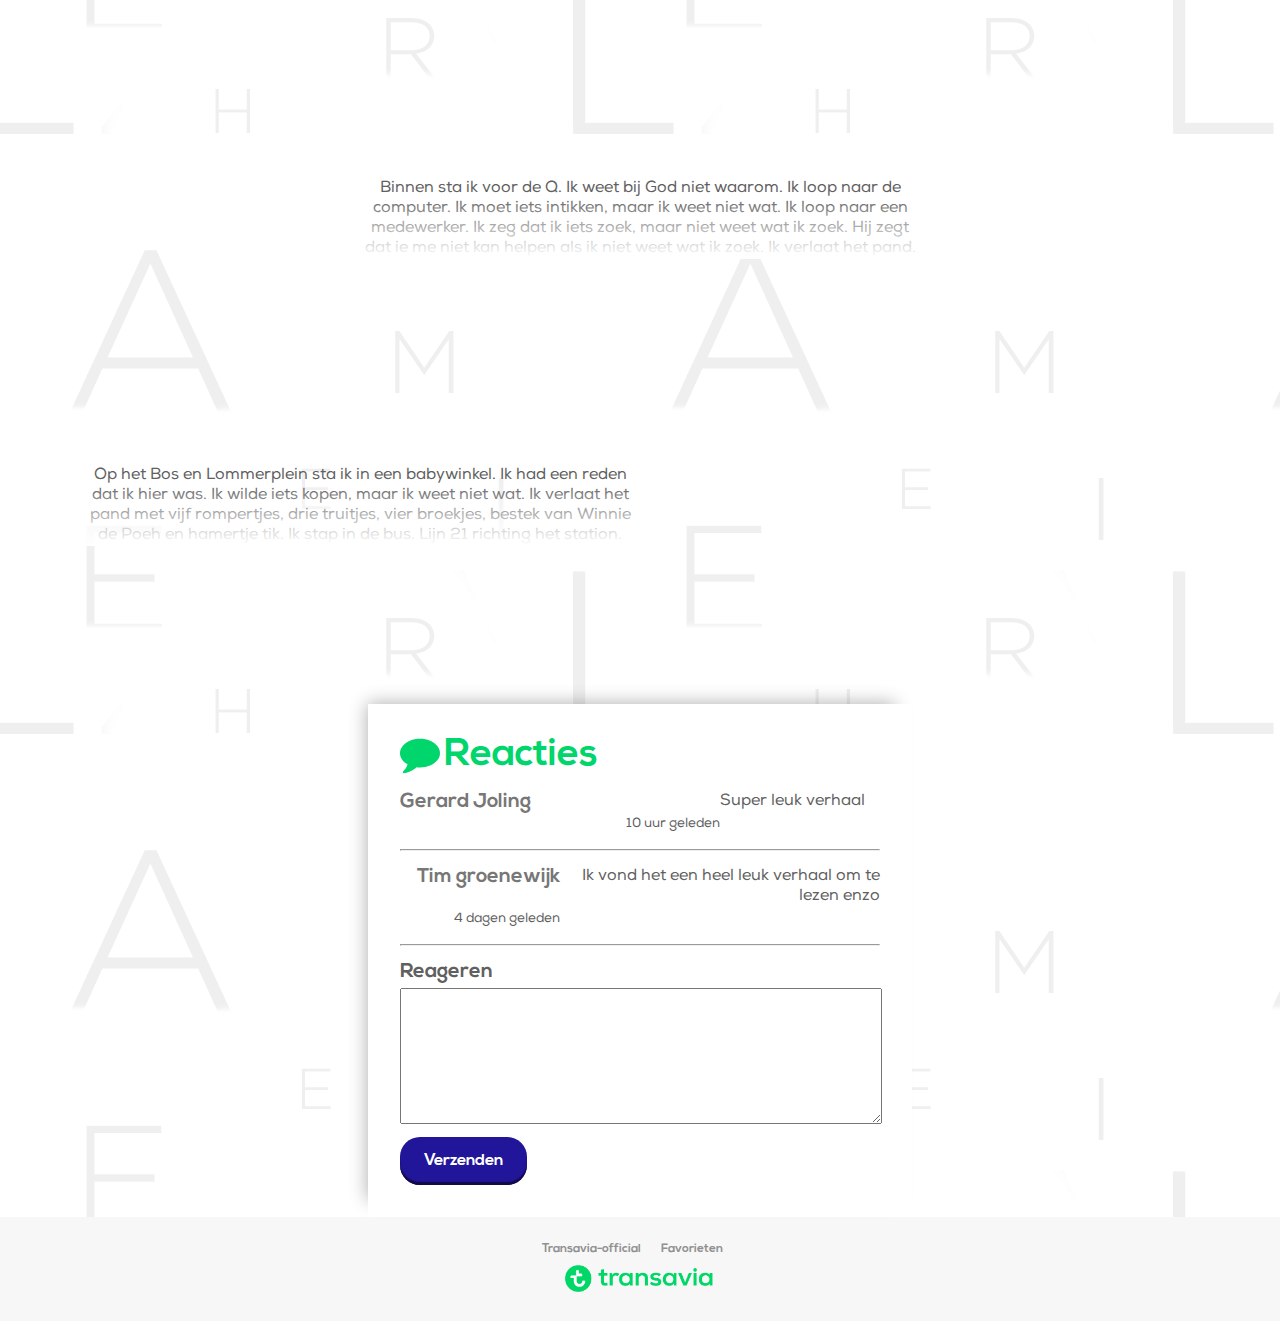
<file: stories/alzheimer.html>
<!DOCTYPE html>
<html lang="nl">

<head>

    <meta charset="UTF-8">
    <title>Verhaal Zombie | transavia stories</title>
    <meta name="viewport" content="width=device-width, initial-scale=1.0">
    <meta http-equiv="X-UA-Compatible" content="ie=edge">
    <link rel="stylesheet" href="../css/font.css">
    <link rel="stylesheet" href="../css/style.css">
    <title>Transavia | Stories</title>
</head>

<body>




    <header class="main-header">
        <nav>
            <div><a href="../index.html"><img src="../img/huisje-icon.svg" alt=""></a></div>
            <div><img src="../img/transavia-logo.png" alt=""></div>
            <div><a href="../favorites.html"><img src="../img/favorites-icon.svg" alt=""><p>Favorietenlijst</p>
</a>
                <a href="../login.html"><img src="../img/contact-icon.svg" alt=""><p>Inloggen</p></a></div>

        </nav>
    </header>




    <main>
        <a href="../index.html">
            <div class="back-button">

                <img src="../img/arrow.svg" alt="">

            </div>
        </a>

        <div class="slide-out-menu">
            <ul>
                <li class="heart-item likebuttons"><img id="heart" src="../img/heart-icon-wit.svg" alt=""></li>
                <li class="comment-item"><a href="#chat-kids"><img src="../img/comment-bubble.svg" alt=""></a></li>
                <li class="sharing-item"><img src="../img/sharing-icon.svg" alt=""></li>
            </ul>
            <div class="slide-out-button">
                <img src="../img/menu-bulbs.svg" alt=""></div>
        </div>

        <div class="add-favorites" id="add-favorites">
            <img src="../img/favorites-icon.svg" alt="">
            <p>Verhaal toegevoegd aan <a href="">favorietenlijst.</a></p>
            <img id="like-cross" src="../img/cross-icon.svg" alt="">
        </div>

        <div class="progress-saved" id="progress-saved">
            <img src="../img/bookmark-icon-full.svg" alt="">
            <p>Progressie is opgeslagen!<br />Terug naar <a href="../index-red.html">Home</a></p>
            <img id="progress-cross" src="../img/cross-icon.svg" alt="">
        </div>

        <section class="stories-section" id="alzheimer">
            <div class="container">

                <div class="story-progress">
                    <div class="progression-indicator">
                        <div class="progression">
                        </div>
                    </div>
                    <img class="bookmark-drop-icon" src="../img/bookmark-icon-full-geel.svg" alt="">

                    <button class="bookmark-button pink-button">
                            <img class="bookmark-button-img" src="../img/bookmark-icon.svg" alt="">
                       </button>
                </div>


                <div class="container-alzheimer">
                    <img class="title-alzheimer" src="../img/alzheimer-title.png" alt="">
                    <div>
                        <section>
                            <p>Ik stap uit, euh… Hoe heet het? Zo’n vervoersdinges op wielen. Van de gemeente. Wit met blauw. Kom. Lijn 12. Of was het 21? Ik weet het niet. Ik stap uit en loop achter een wagentje aan. Van wie is dat wagentje? Ik weet het niet. Ik kijk in het wagentje. Er ligt een ventje in. Hij komt me vaag bekend voor. Hij slaapt. Ik wil ook slapen. Maar ik loop hier. En waarom? Ik weet het niet. Mensen lopen langs me heen. Het miezert. En het waait. Het is hier één grote bouwput. Een geluidsmuur van heipalen en drilboren hangt in de lucht, ergens op zo’n twintig meter hoogte boven de grond.</p>

                            <div class="fadeout"></div>
                        </section>
                        <section>

                        </section>
                    </div>
                    <img id="hm-alzheimer" src="../img/hmm-alzheimer.png" alt="">
                    <div>
                        <section>

                        </section>
                        <section>
                            <p>Ik sta voor een groot gebouw. Een vrij bizar gebouw. Een soort omgekeerde L van beton hangt over een constructie die grotendeels uit glas bestaat. ‘Bibliotheek’ lees ik boven een horizontale streep van steen. Ik sta dus voor de bibliotheek. Ik weet niet waarom. Een vrouw excuseert zich. Ken ik haar? Ze heeft gitzwart haar. Krullen. Ze dansen de pierlala in de wind. Ik glimlach haar vriendelijk toe. Dat kun je maar het beste doen. Dan zit je altijd goed. In het Engels vraagt zij of dit het postkantoor is. Ik weet het niet. Is dit het postkantoor? Zou best kunnen. Ik kijk naar het gebouw. ‘Bibliotheek’ zie ik staan. ‘Nee,’ zeg ik haar. Ik wil zeggen dat dit de bibliotheek is, maar ik kom niet op het Duitse woord voor bibliotheek. Ze laat me een briefje zien. Ik zie twee straatnamen staan. Het zegt me niks. Ik haal bij wijze van excuus m’n schouders op. Ze kijkt achterom. Een hoe-heet-het rijdt weg. Ze glimlacht naar me en begint achter de hoe-heet-het aan te rennen. .

                            </p>

                            <div class="fadeout"></div>
                        </section>
                    </div>
                    <img id="uh-alzheimer" src="../img/uh-alzheimer.png" alt="">
                    <div>
                        <section>

                        </section>
                        <section>
                            <p>Binnen sta ik voor de Q. Ik weet bij God niet waarom. Ik loop naar de computer. Ik moet iets intikken, maar ik weet niet wat. Ik loop naar een medewerker. Ik zeg dat ik iets zoek, maar niet weet wat ik zoek. Hij zegt dat ie me niet kan helpen als ik niet weet wat ik zoek. Ik verlaat het pand.</p>

                            <div class="fadeout"></div>
                        </section>
                        <section>

                        </section>
                    </div>
                    <img id="question-alzheimer" src="../img/question-alzheimer.png" alt="">
                    <div>
                        <section>
                            <p>Op het Bos en Lommerplein sta ik in een babywinkel. Ik had een reden dat ik hier was. Ik wilde iets kopen, maar ik weet niet wat. Ik verlaat het pand met vijf rompertjes, drie truitjes, vier broekjes, bestek van Winnie de Poeh en hamertje tik. Ik stap in de bus. Lijn 21 richting het station.</p>

                            <div class="fadeout"></div>
                        </section>
                        <section>

                        </section>
                    </div>
                    <img id="oh-alzheimer" src="../img/oh-alzheimer.png" alt="">
                    <section class="chat" id="chat-kids">
                        <img src="../img/comment-bubble-full.svg" alt="">
                        <h2>Reacties</h2>

                        <div>
                            <h6>
                                Gerard Joling
                            </h6>
                            <p>Super leuk verhaal</p>
                            <small>10 uur geleden</small>
                        </div>
                        <hr>
                        <div>
                            <h6>
                                Tim groenewijk
                            </h6>
                            <p>Ik vond het een heel leuk verhaal om te lezen enzo</p>
                            <small>4 dagen geleden</small>
                        </div>
                        <hr>

                        <form action="#">
                            <h3>Reageren</h3>
                            <textarea></textarea>
                            <button type="submit" class="blue-button">Verzenden</button>
                        </form>
                    </section>
                </div>

            </div>



        </section>




    </main>
    <footer>

        <ul>
            <li><a href="https://www.transavia.com/nl-NL/home/" target="_blank">Transavia-official</a></li>
            <li><a href="">Favorieten</a></li>
        </ul>
        <img src="../img/transavia-logo.png" alt="">
    </footer>
    <script src="../js/alzheimer-story.js"></script>
</body>

</html>
</file>
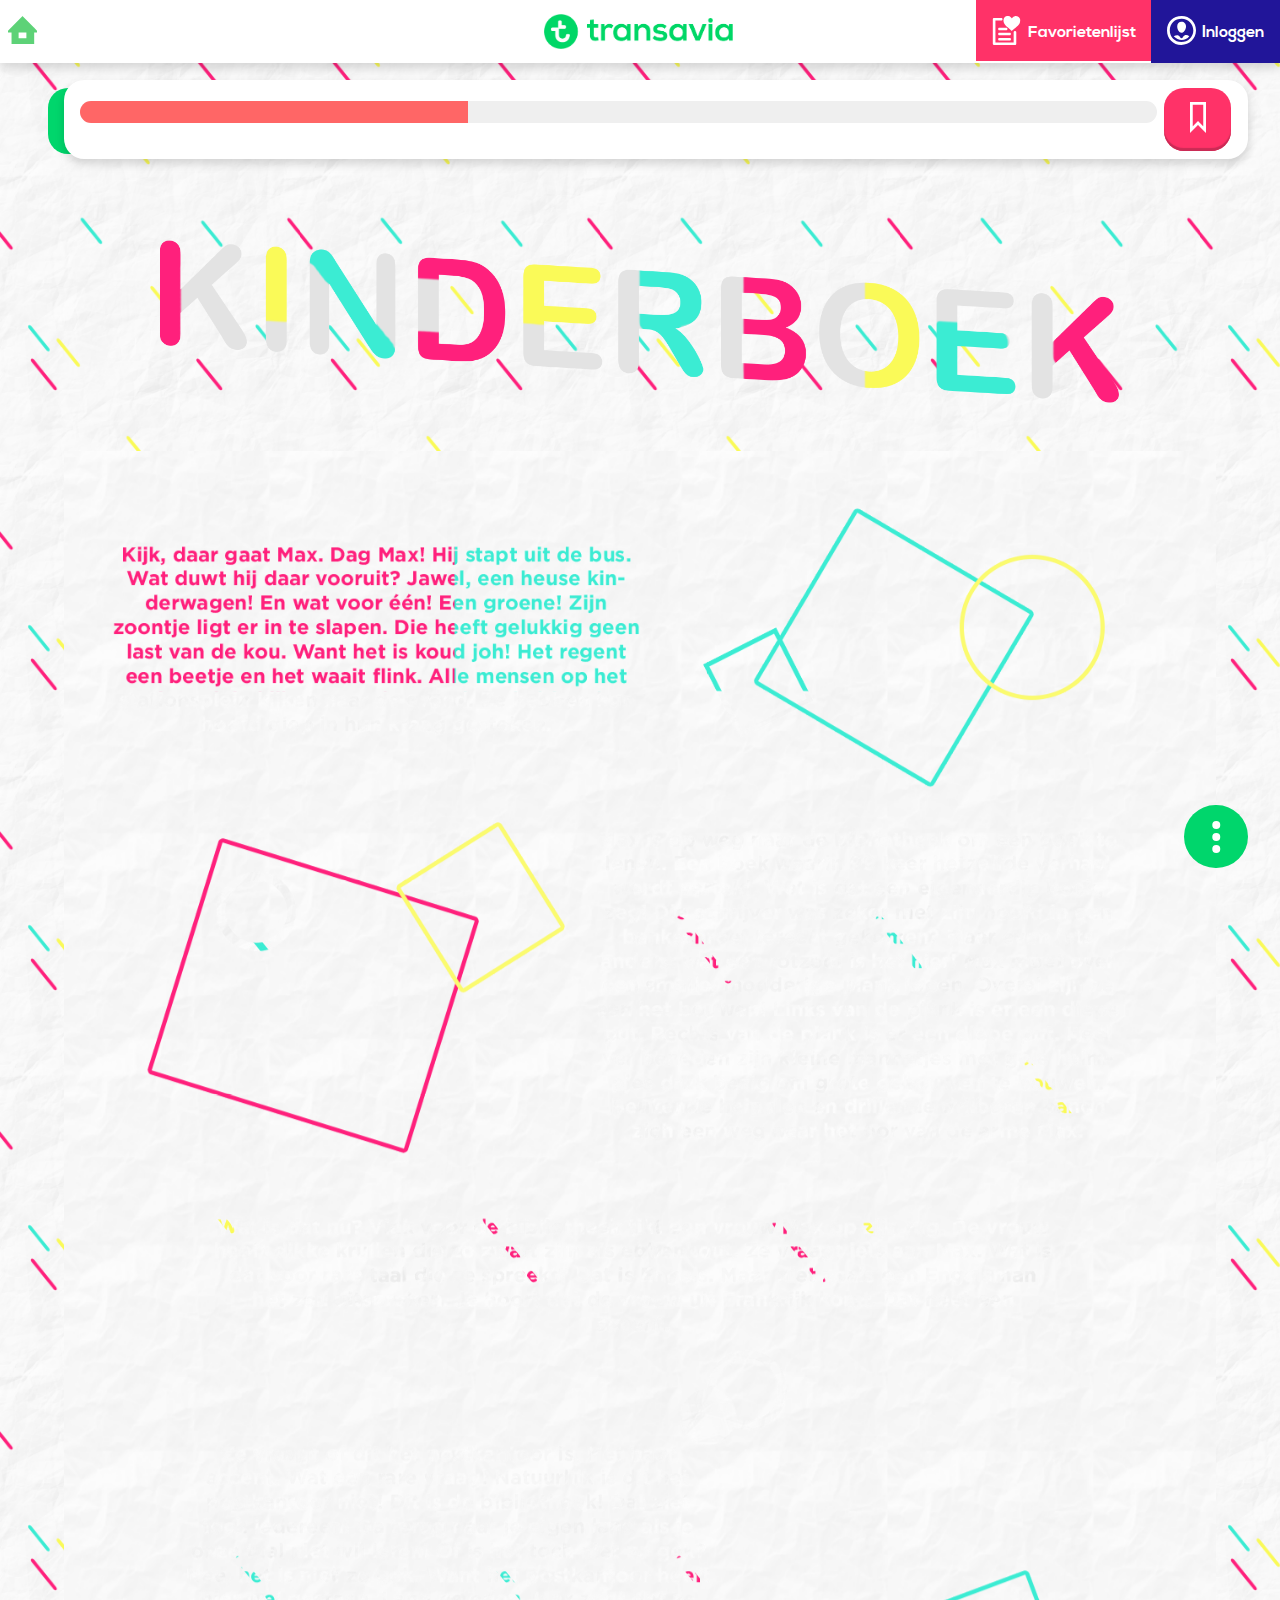
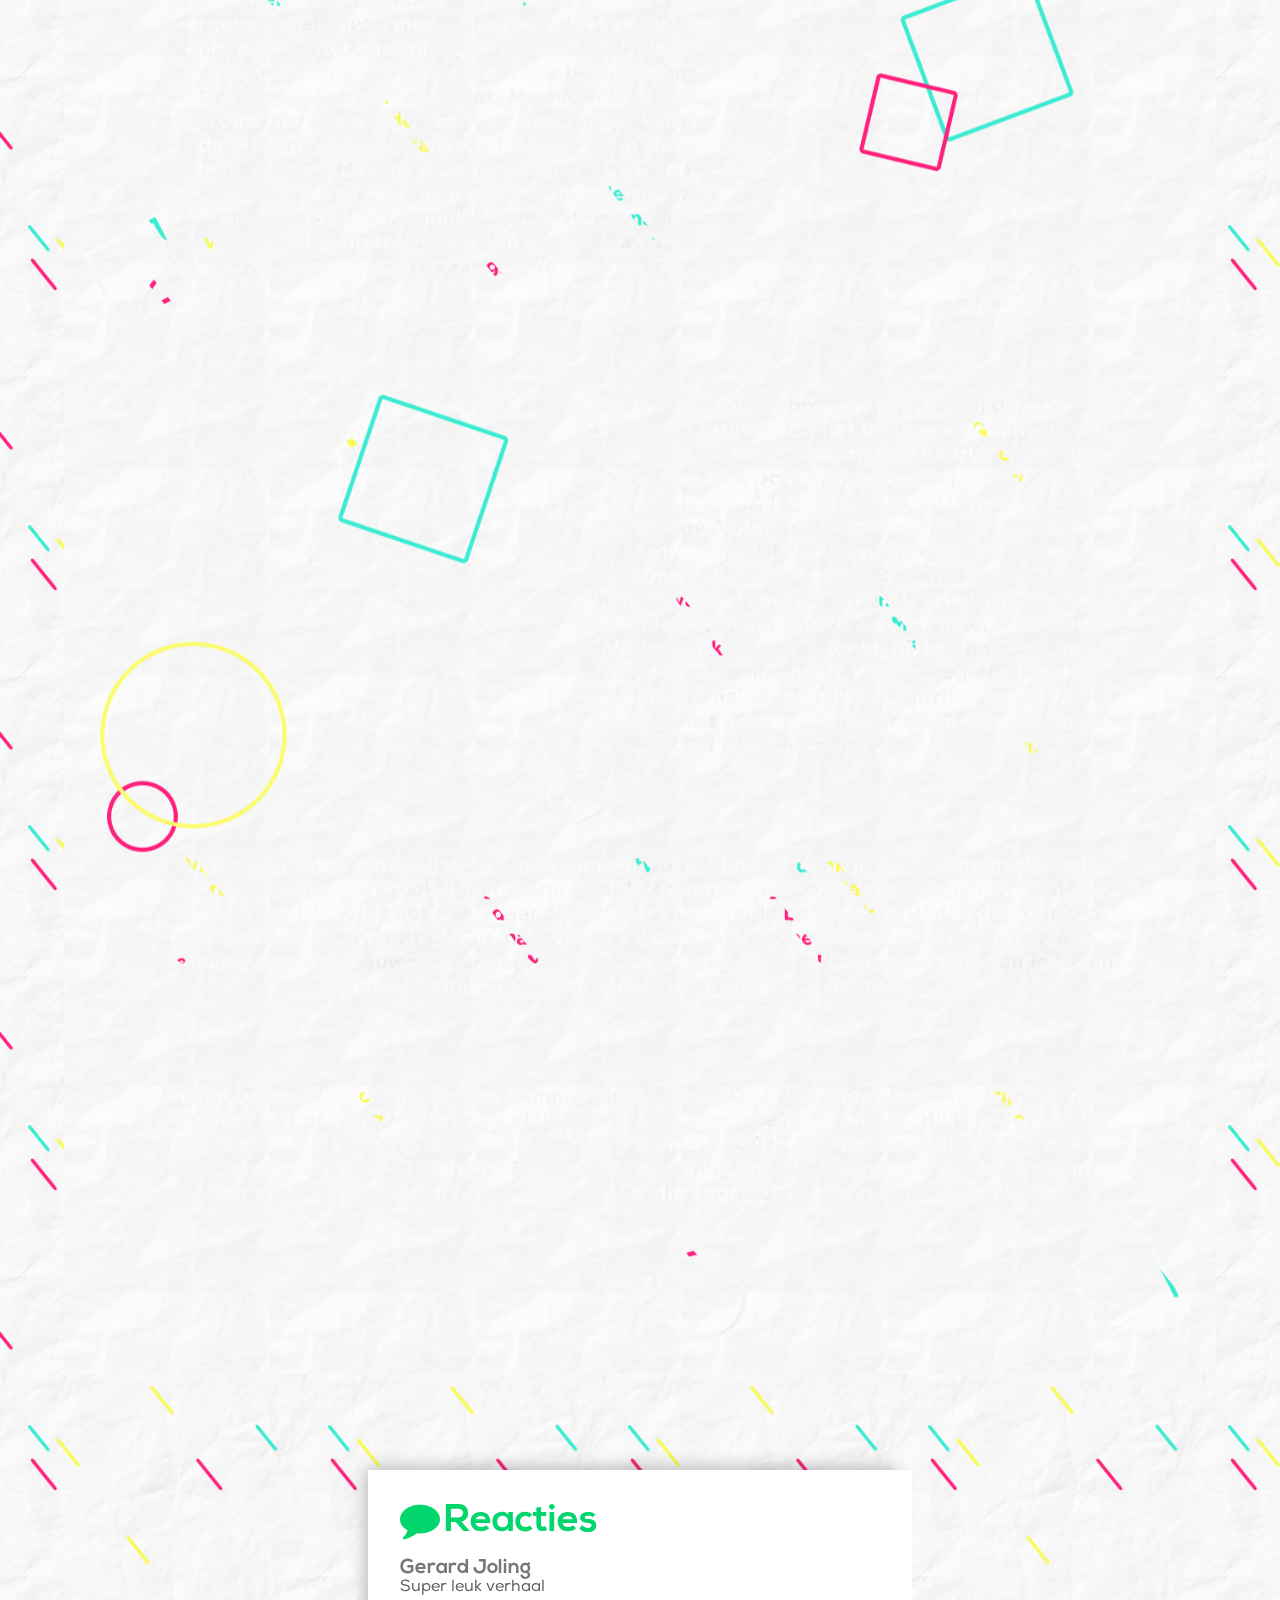
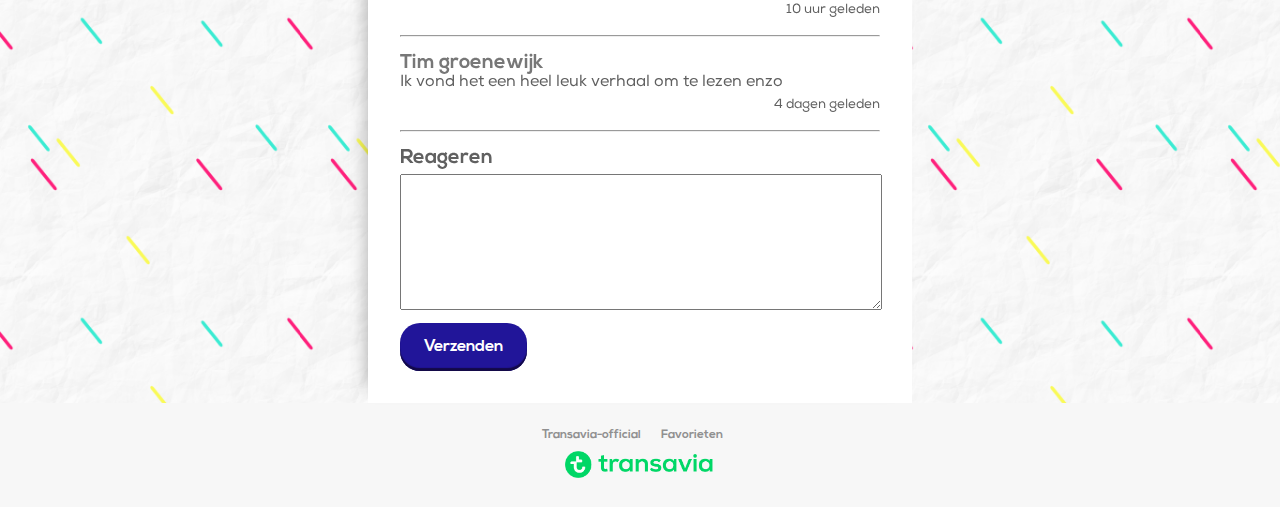
<file: stories/kinderboek.html>
<!DOCTYPE html>
<html lang="nl">

<head>

    <meta charset="UTF-8">
    <title>Verhaal Zombie | transavia stories</title>
    <meta name="viewport" content="width=device-width, initial-scale=1.0">
    <meta http-equiv="X-UA-Compatible" content="ie=edge">
    <link rel="stylesheet" href="../css/font.css">
    <link rel="stylesheet" href="../css/style.css">
    <title>Transavia | Stories</title>
</head>

<body>




    <header class="main-header">
        <nav>
            <div><a href="../index.html"><img src="../img/huisje-icon.svg" alt=""></a></div>
            <div><img src="../img/transavia-logo.png" alt=""></div>
            <div><a href="../favorites.html"><img src="../img/favorites-icon.svg" alt=""><p>Favorietenlijst</p>
</a>
                <a href="../login.html"><img src="../img/contact-icon.svg" alt=""><p>Inloggen</p></a></div>

        </nav>
    </header>




    <main>
        <a href="../index.html">
            <div class="back-button">

                <img src="../img/arrow.svg" alt="">

            </div>
        </a>

        <div class="slide-out-menu">
            <ul>
                <li class="heart-item likebuttons"><img id="heart" src="../img/heart-icon-wit.svg" alt=""></li>
                <li class="comment-item"><a href="#chat-kids"><img src="../img/comment-bubble.svg" alt=""></a></li>
                <li class="sharing-item"><img src="../img/sharing-icon.svg" alt=""></li>
            </ul>
            <div class="slide-out-button">
                <img src="../img/menu-bulbs.svg" alt=""></div>
        </div>

        <div class="add-favorites" id="add-favorites">
            <img src="../img/favorites-icon.svg" alt="">
            <p>Verhaal toegevoegd aan <a href="">favorietenlijst.</a></p>
            <img id="like-cross" src="../img/cross-icon.svg" alt="">
        </div>

        <div class="progress-saved" id="progress-saved">
            <img src="../img/bookmark-icon-full.svg" alt="">
            <p>Progressie is opgeslagen!<br />Terug naar <a href="../index-red.html">Home</a></p>
            <img id="progress-cross" src="../img/cross-icon.svg" alt="">
        </div>

        <section class="stories-section" id="kinderboek">
            <div class="container">

                <div class="story-progress">
                    <div class="progression-indicator">
                        <div class="progression">
                        </div>
                    </div>
                    <img class="bookmark-drop-icon" src="../img/bookmark-icon-full-geel.svg" alt="">

                    <button class="bookmark-button pink-button">
                            <img class="bookmark-button-img" src="../img/bookmark-icon.svg" alt="">
                       </button>



                </div>
                <img class="title" src="../img/kinderboek-titel.png" alt="">
                <section class="kinder-verhaal">
                    <img class="color-line" src="../img/lijn.png" alt="">
                    <img class="width-full-text" id="text-1" src="../img/tekst-3.png" alt="">
                    <img class="width-full-text" id="text-2" src="../img/tekst-2.png" alt="">
                    <img class="width-full-text" id="text-3" src="../img/tekst-1.png" alt="">
                </section>

                <div class="container">
                    <section class="chat" id="chat-kids">
                        <img src="../img/comment-bubble-full.svg" alt="">
                        <h2>Reacties</h2>

                        <div>
                            <h6>
                                Gerard Joling
                            </h6>
                            <p>Super leuk verhaal</p>
                            <small>10 uur geleden</small>
                        </div>
                        <hr>
                        <div>
                            <h6>
                                Tim groenewijk
                            </h6>
                            <p>Ik vond het een heel leuk verhaal om te lezen enzo</p>
                            <small>4 dagen geleden</small>
                        </div>
                        <hr>

                        <form action="#">
                            <h3>Reageren</h3>
                            <textarea></textarea>
                            <button type="submit" class="blue-button">Verzenden</button>
                        </form>
                    </section>
                </div>

            </div>



        </section>




    </main>
    <footer>

        <ul>
            <li><a href="https://www.transavia.com/nl-NL/home/" target="_blank">Transavia-official</a></li>
            <li><a href="">Favorieten</a></li>
        </ul>
        <img src="../img/transavia-logo.png" alt="">
    </footer>
    <script src="../js/story.js"></script>
</body>

</html>
</file>
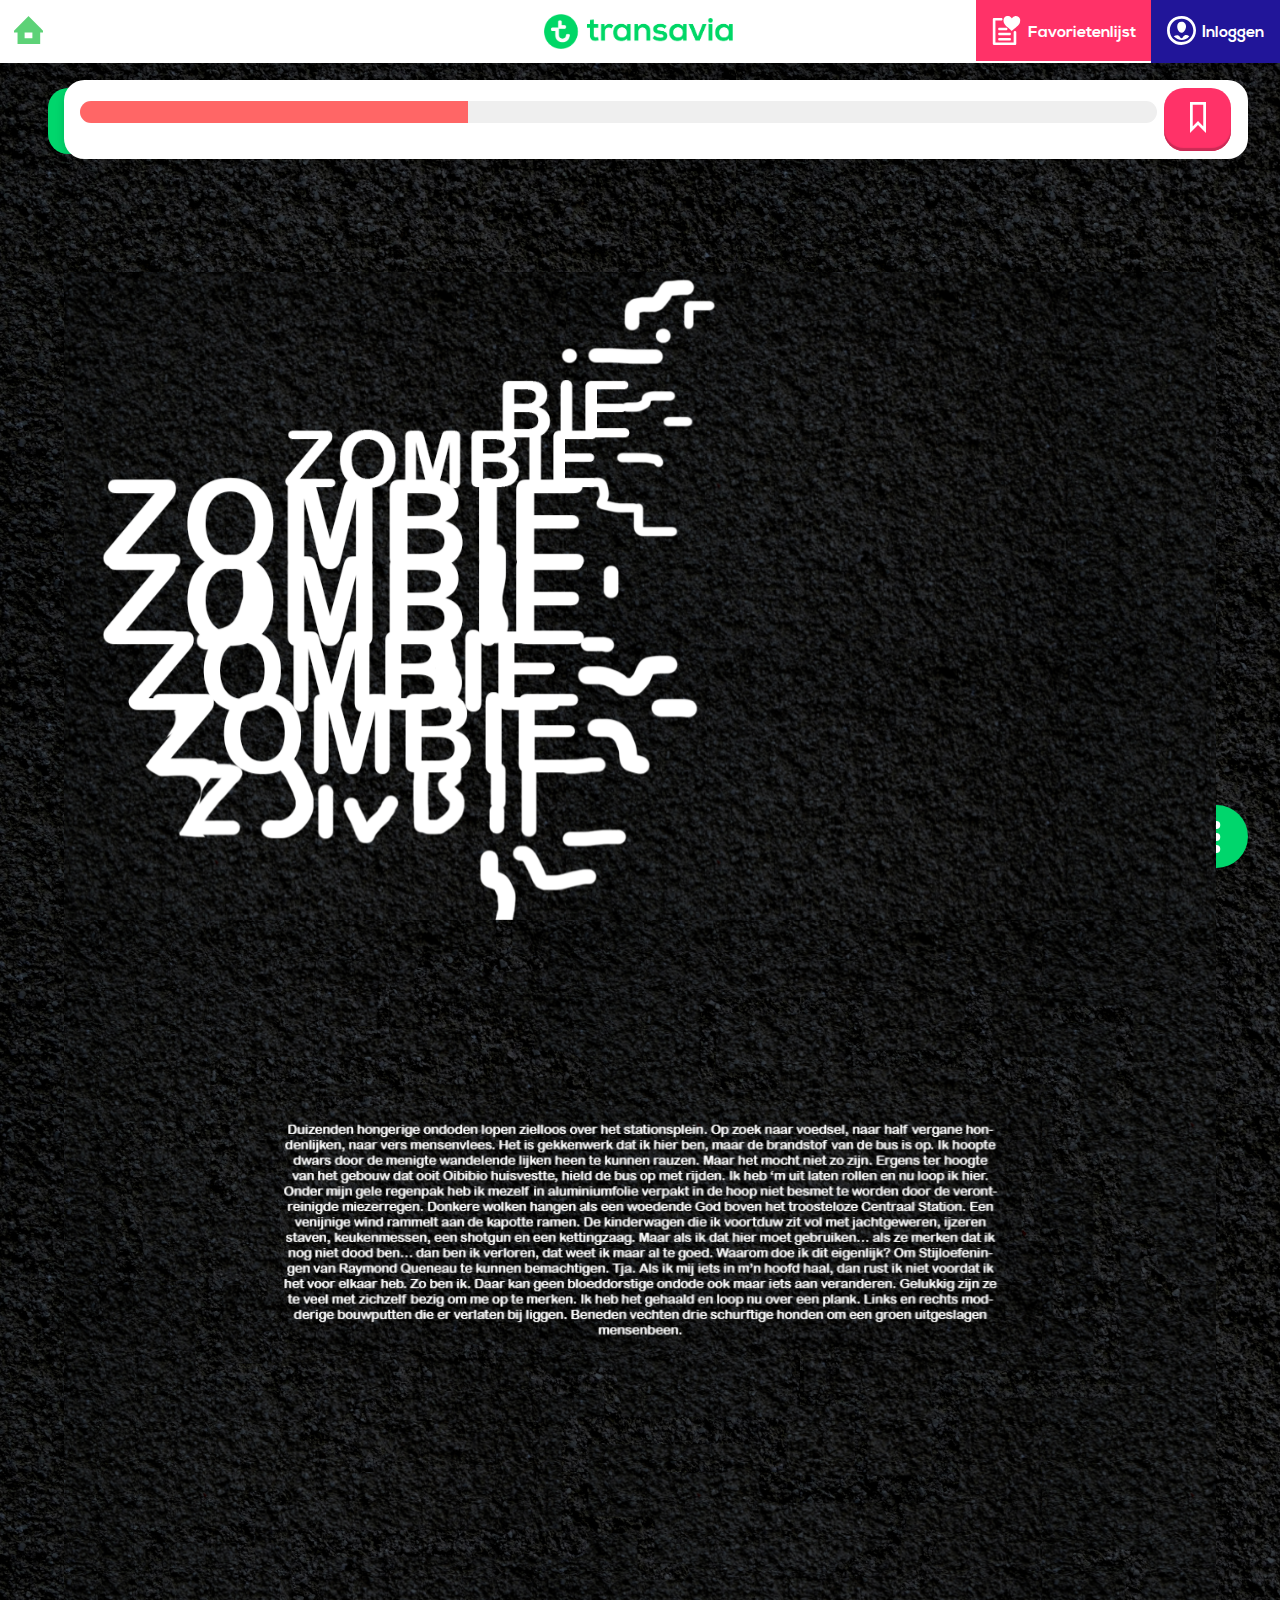
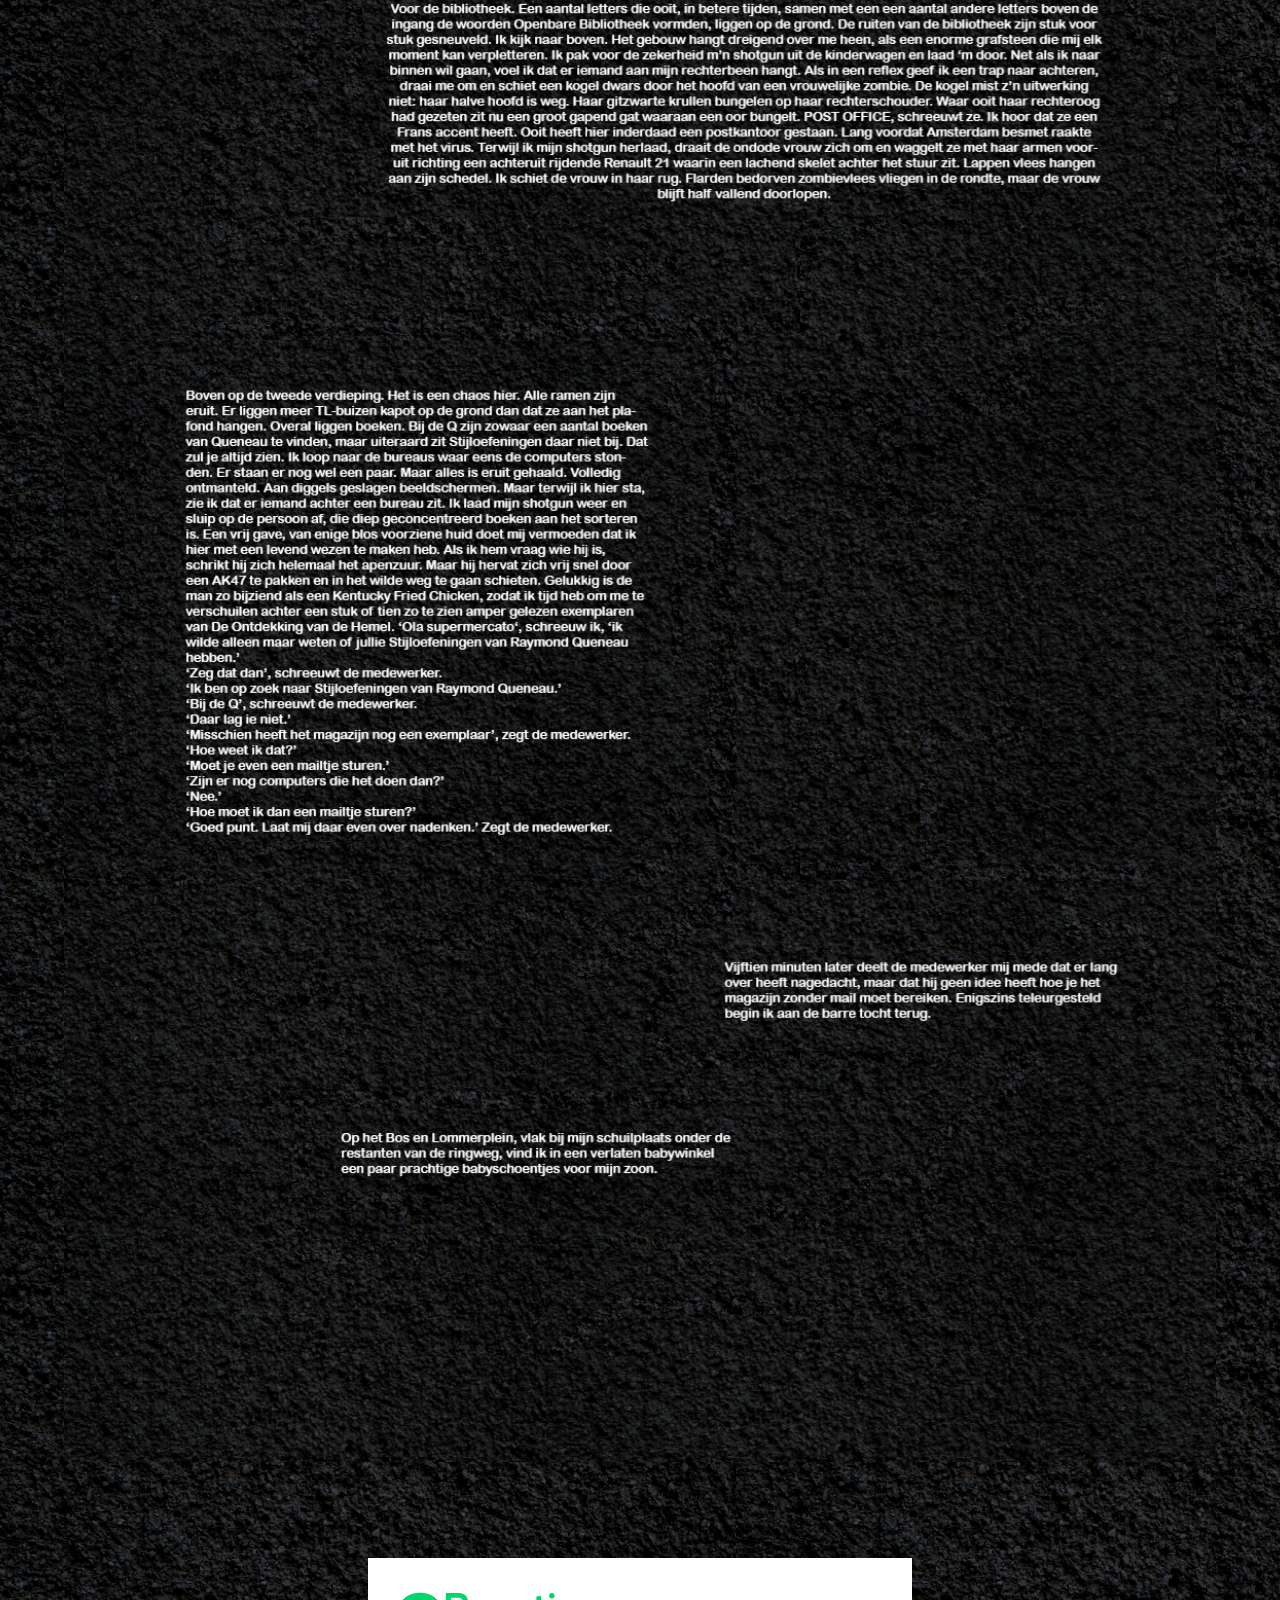
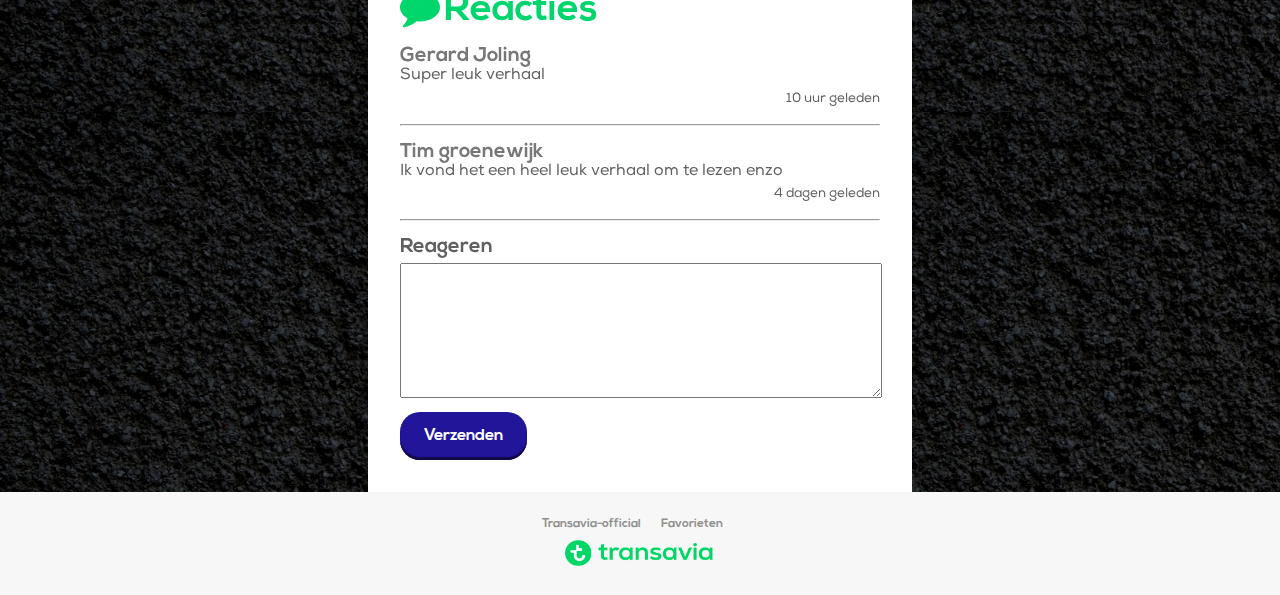
<file: stories/zombie.html>
<!DOCTYPE html>
<html lang="nl">

<head>

    <meta charset="UTF-8">
    <title>Verhaal Zombie | transavia stories</title>
    <meta name="viewport" content="width=device-width, initial-scale=1.0">
    <meta http-equiv="X-UA-Compatible" content="ie=edge">
    <link rel="stylesheet" href="../css/font.css">
    <link rel="stylesheet" href="../css/style.css">
    <title>Transavia | Stories</title>
</head>

<body>




    <header class="main-header">
        <nav>
            <div>><a href="../index.html"><img src="../img/huisje-icon.svg" alt=""></a></div>
            <div><img src="../img/transavia-logo.png" alt=""></div>
            <div><a href="../favorites.html"><img src="../img/favorites-icon.svg" alt=""><p>Favorietenlijst</p>
</a>
                <a href="../login.html"><img src="../img/contact-icon.svg" alt=""><p>Inloggen</p></a></div>

        </nav>
    </header>




    <main>
        <a href="../index.html">
            <div class="back-button">

                <img src="../img/arrow.svg" alt="">

            </div>
        </a>

        <div class="slide-out-menu">
            <ul>
                <li class="heart-item likebuttons"><img id="heart" src="../img/heart-icon-wit.svg" alt=""></li>
                <li class="comment-item"><a href="#chat-kids"><img src="../img/comment-bubble.svg" alt=""></a></li>
                <li class="sharing-item"><img src="../img/sharing-icon.svg" alt=""></li>
            </ul>
            <div class="slide-out-button">
                <img src="../img/menu-bulbs.svg" alt=""></div>
        </div>

        <div class="add-favorites" id="add-favorites">
            <img src="../img/favorites-icon.svg" alt="">
            <p>Verhaal toegevoegd aan <a href="">favorietenlijst.</a></p>
            <img id="like-cross" src="../img/cross-icon.svg" alt="">
        </div>

        <div class="progress-saved" id="progress-saved">
            <img src="../img/bookmark-icon-full.svg" alt="">
            <p>Progressie is opgeslagen!<br />Terug naar <a href="../index-red.html">Home</a></p>
            <img id="progress-cross" src="../img/cross-icon.svg" alt="">
        </div>

        <section class="stories-section" id="zombie">
            <div class="container">

                <div class="story-progress">
                    <div class="progression-indicator">
                        <div class="progression">
                        </div>
                    </div>
                    <img class="bookmark-drop-icon" src="../img/bookmark-icon-full-geel.svg" alt="">

                    <button class="bookmark-button pink-button">
                            <img class="bookmark-button-img" src="../img/bookmark-icon.svg" alt="">
                       </button>
                </div>
                <img class="zombie-title" src="../img/zombie-title.png" alt="">
                <section class="zombie-verhaal">
                    <img class="white-line" src="../img/white-line.png" alt="">
                    <img class="width-full-text" id="text-1-zombie" src="../img/zombie-text-mob.png" alt="">
                    <img class="width-full-text" id="text-2-zombie" src="../img/zombie-text-ipad.png" alt="">
                    <img class="width-full-text" id="text-3-zombie" src="../img/zombie-text-1.png" alt="">

                </section>


                <div class="container">
                    <section class="chat" id="chat-kids">
                        <img src="../img/comment-bubble-full.svg" alt="">
                        <h2>Reacties</h2>

                        <div>
                            <h6>
                                Gerard Joling
                            </h6>
                            <p>Super leuk verhaal</p>
                            <small>10 uur geleden</small>
                        </div>
                        <hr>
                        <div>
                            <h6>
                                Tim groenewijk
                            </h6>
                            <p>Ik vond het een heel leuk verhaal om te lezen enzo</p>
                            <small>4 dagen geleden</small>
                        </div>
                        <hr>

                        <form action="#">
                            <h3>Reageren</h3>
                            <textarea></textarea>
                            <button type="submit" class="blue-button">Verzenden</button>
                        </form>
                    </section>
                </div>

            </div>



        </section>




    </main>
    <footer>

        <ul>
            <li><a href="https://www.transavia.com/nl-NL/home/" target="_blank">Transavia-official</a></li>
            <li><a href="">Favorieten</a></li>
        </ul>
        <img src="../img/transavia-logo.png" alt="">
    </footer>
    <script src="../js/zombie.js"></script>
</body>

</html>
</file>
<file: css/font.css>
/*
for (i = 0; i < buttons.length; i++) {
buttons[i].addEventListener("click", showOverlay);
} */
</file>
<file: css/style.css>
@font-face {
    font-family: 'Nexa-Regular';
    src: url('Nexa-Regular.otf');
    /* IE9 Compat Modes */
    src: url('Nexa-Regular.otf') format('otf'), /* Super Modern Browsers */
    url('Nexa-Regular.otf') format('otf'), /* Pretty Modern Browsers */
}

@font-face {
    font-family: 'Nexa-Bold';
    src: url('Nexa-Bold.otf');
    /* IE9 Compat Modes */
    src: url('Nexa-Bold.otf') format('otf'), /* Super Modern Browsers */
    url('Nexa-Regular.otf') format('otf'), /* Pretty Modern Browsers */
}

* {
    margin: 0;
    padding: 0;
}

html {
    color: #606060;
    font-size: 100%;

}

body {
    font-family: 'Nexa-Regular';
    width: 100%;

}


h1,
h2,
h3,
h4,
h5,
h6 {
    font-family: 'Nexa-Bold'
}

h1 {
    font-size: 3.375rem
}

h2 {
    font-size: 2.375rem
}

h3 {
    font-size: 1.25rem;

}

h4,
h5,
h6 {
    font-size: 1.25rem;
    color: #60CF82;
}

a {
    text-decoration: none;
    font-family: 'Nexa-Bold';
    font-size: 1rem;
}

p {
    font-size: 1em;
}


ul {
    list-style-type: none;
}

hr {
    display: block;
}

input[type="text"],
input[type="password"],
input[type="email"],
input[type="date"] {
    min-height: 2.5rem;
    padding: 0 .5rem;
    font-size: 1rem;
    border-radius: .5em;
    border: 1px solid #91a3b7;
    outline: none;
}

input[type="text"]:required,
input[type="password"]:required,
input[type="email"]:required,
input[type="date"]:required {
    border: 1px solid #91a3b7;
}

input[type="text"]:hover,
input[type="password"]:hover,
input[type="email"]:hover,
input[type="date"]:hover {
    border: .0625em solid #2800a0;
}

input[type="text"]:focus,
input[type="password"]:focus,
input[type="email"]:focus,
input[type="date"]:focus {
    border: .0625rem solid #2800a0;
}

input[type="text"]:valid,
input[type="password"]:valid,
input[type="email"]:valid,
input[type="date"]:valid {
    border: .0625rem solid green;
}

input[type="checkbox"] {
    width: 1em;
    height: 1em;
}


Label {
    font-family: 'Nexa-Bold';
    color: #202020;
}

fieldset {
    background-color: #ffffff;
    padding: 0em 1em;
    border: none;
    border-radius: 1.125em;

}

legend {
    font-family: 'Nexa-Bold';
    padding: 1em 1em 1em 0em;
    font-size: 2.375rem;
}

small {
    display: block;
}

button {
    font-family: 'Nexa-Bold';
    cursor: pointer;
    border: 0;
}

.container {
    padding: 2em 2em 0em 2em;
    position: relative;
}


footer {
    background-color: #F7F7F7;
    padding: 1em 4em;
    line-height: 2em;
    text-align: center;
}

footer a {
    color: #909090;
    font-size: .75rem;
    transition: 0.3s;
}

footer a:hover {
    color: #ff3268;
}


footer ul li {
    display: inline-block;
    margin-right: 1em;
}

footer img {
    width: 150px;
}



.container {

    max-width: 72em;
    margin: 0 auto;
    position: relative;

}

main h1 {
    display: inline-block;
    color: #ffffff;
    margin-bottom: .4em
}

.transavia-round-logo {
    display: none;
}

.spacer-v {
    width: 100%;
    height: 50px;
    background-image: url(../img/spacer-wit.png);
    background-size: cover;
    background-position: center;
    position: absolute;
    bottom: -3px;
}


.hero-main {
    background-image: url(../img/barcelona-hero.png);
    background-size: cover;
    background-position: center;
    padding-top: 10em;
    position: relative;
    height: 100%;
    padding-bottom: 10em;
}

.favorites-section {
    background-color: #F1E5DA;
    padding-top: 10em;
    position: relative;
    height: 100%;
    padding-bottom: 8em;
}

.stories-section {
    background-color: #F1E5DA;
    padding: 10em 0em 0em 0em;
    position: relative;

}

/*------Hoofd navigatie------*/

.main-header {
    position: absolute;
    width: 100%;
    z-index: 10000;
    background-color: #ffffff;
    box-shadow: 0 0.3125em 0.625em 0 rgba(0, 0, 0, .15);
    color: #ffffff;

}

nav {
    display: grid;
    grid-template-columns: 1fr 1fr 1fr
}

nav div {
    display: inline-block;
}

nav div img {
    width: 1.8em;
    display: inline-block;
    vertical-align: middle;
}

nav div p {
    padding-top: .3em;
    margin-left: .4em;
    display: inline-block;
    color: #ffffff;
    display: none;
}

nav div:nth-of-type(1) a {
    padding: 1em 0em 0em .5em;
    display: inline-block;

}

nav div:nth-child(2) img {
    padding-top: 1.2em;
    width: 8em;

}

nav div:nth-of-type(2) {
    text-align: center;
}

nav div:nth-of-type(3) {
    text-align: right;
}

nav div:nth-of-type(3) a {
    display: inline-block;
    padding: 1em 1em;
}

nav div:nth-of-type(3) a:nth-of-type(1) {
    background-color: #ff3268;
    margin-right: -.3em
}

nav div a:nth-child(2) {
    background-color: #211599;
    height: 1.9em
}


/*----------------------vlucht dropdown-----------------*/

.flight-dropdown-menu {
    color: #ffffff;
    text-align: center;
    position: absolute;
    width: 100%;
    overflow: hidden;
    z-index: 200;
    margin-top: -23em;
    transition: 0.3s;
}

.flight-dropdown-menu label {
    color: #ffffff;

}

.dropdown-info {
    background-color: #00d66c;
    border-radius: 0em 0em 1.250em 1.250em;
    padding: 3em 2em 1em 2em;
    margin: 3.7em 1em 0em 1em;
}

.dropdown-info div:nth-child(2) {
    text-align: center;
    margin-top: 1em;
}

.dropdown-info div:nth-child(2) img {
    width: 4em;
}

.dropdown-info div:first-child {
    line-height: 1.6
}

#timer {
    width: 13em;
    display: block;
    margin: 0 auto;
    padding: 2em 2em 1em 2em;
    background-color: #00d66c;
    border-radius: 0em 0em 1.250em 1.250em;
}

.flight-dropdown-menu #timer img {
    display: inline-block;
    width: 2.5em;
    vertical-align: middle;
    margin-right: 1em;

}

#timer p {
    display: inline-block;
}

/*---------buttons----------*/

.pink-button,
.green-button,
.blue-button,
.back-button {
    padding: 1em 1.5em;
    border-radius: 1.25em;
    color: #ffffff;
    transition: 0.3s;
    font-size: 1em;
    border: none;
}

.pink-button {

    background-color: #ff3268;
    box-shadow: inset 0 -0.1875rem 0.0625rem #ca2b55;

}

.pink-button:hover {
    background-color: #ef6f8e;
}

.pink-button img {
    width: 1.4em;
    padding
}

.green-button {
    background-color: #00d66c;
    box-shadow: inset 0 -0.1875rem 0.0625rem #1e9162;

}

.blue-button {
    background-color: #211599;
    box-shadow: inset 0 -0.1875rem 0.0625rem #130948;

}

.blue-button:hover {
    background-color: #5846B1;
    color: #fff;
}

.back-button {
    position: absolute;
    background-color: #00d66c;
    top: 10.5em;
    left: 3em;
    z-index: 180;
}

.back-button:hover {
    left: 2em;
}

.back-button img {
    padding-top: .4em;
    width: 1.8em;

}


/*---------------articles----------------*/

article {

    overflow: hidden;
    background-color: #ffffff;
    border-radius: 1.25em;
    text-align: center;
    overflow: hidden;
    border: 1px solid #cccccc;
    flex-grow: 1;
    margin-bottom: 1em;

}

article footer {
    background-color: #fff;
    padding: 1em 0em;

}


article img {
    max-height: 12em
}

article ul {
    display: grid;
    grid-template-columns: 1fr 1fr;
    text-align: left;
    padding: 0 1em;

}


article div ul li:nth-child(2) {
    text-align: right
}

article ul li div img {
    width: 1em;
}

article ul li div small {
    display: inline-block;
}

article div:nth-child(2) {
    margin-bottom: 1em;
    margin-top: 1em;
}

article div p {
    margin-top: 1em;
}

/*-----------verder lezen article-------------*/

.section-continue article {
    color: #ffffff;
    text-align: center;
    padding: 2em 1em 2em 1em;
    border: none;
}

.section-continue article ul {
    display: grid;
    grid-template-columns: 2fr 1fr;
    text-align: left;
    padding: 0 1em;
}

.progression-indicator {
    width: 100%;
    top: 12em;
    height: 0.6em;
    background-color: #efefef;
    display: block;
    margin: 0 auto;
    border-radius: 1em;
    overflow: hidden;
}

.progression {
    width: 36%;
    background-color: #ff6666;
    height: 100%;
}

#continue-1 {
    background-image: url(../img/zombie-dark.jpg);
    background-size: cover;
    background-position: center;
}

#continue-2 {
    background-image: url(../img/kinderboek-dark.jpg);
    background-size: cover;
    background-position: center;
}

/*-------Verhaal progressie | micro interactie-----*/

.story-progress {
    padding: .5em 1em;
    max-width: 19.5em;
    width: 100%;
    top: 5em;
    background-color: #ffffff;
    position: fixed;
    z-index: 1000000;
    border-radius: 1.275em;
    box-shadow: 0 0.3125em 0.625em 0 rgba(0, 0, 0, .15);
}

.story-progress .progression-indicator {
    max-width: 76%;
    height: 1.4em;
    background-color: #efefef;
    display: inline-block;
    border-radius: 1em;
    overflow: hidden;
    margin-right: .2em;
}

.story-progress .progression {
    width: 36%;
    background-color: #ff6666;
    height: 100%;
    vertical-align: middle;
}


.bookmark-button {
    display: inline-block;
    vertical-align: middle;
    padding: .9em 1.6em;
    transition: all .3s;
}

.bookmark-button img {
    width: 1em
}

.bookmark-drop-icon {
    width: 4em;
    position: absolute;
    left: 22.5em;
    top: 0;
    opacity: 0;
    transition: all .2s;
}

.bookmark-drop-down {
    opacity: 1;
    display: block;
    top: 1.3em
}

.progress-saved img {
    width: 2em;
    height: 2em;
    display: inline-block;
    vertical-align: middle;
}

.progress-saved a {
    color: #ffffff;
    text-decoration: underline;
}

.progress-saved img:nth-of-type(2) {
    width: 1em;
    height: 1em;
    position: absolute;
    right: .5em;
    top: .5em
}

.progress-saved p {
    vertical-align: middle;
    display: inline-block;
    vertical-align: middle;
    padding-top: .7em;
    padding-left: 1em
}

.progress-saved {
    position: fixed;
    background-color: #211599;
    padding: 2em;
    z-index: 200;
    bottom: 1em;
    left: 1em;
    color: #ffffff;
    display: inline-flex;
    margin-bottom: -8em;
    transition: 0.3s;
    opacity: 0;
}

.progress-added {
    margin-bottom: 0;
    opacity: 1;
}

.down {
    margin-top: 0;
    !important
}




/*-------------filter menu--------------*/

.filter {
    margin-bottom: 1em;
}

.filter form div img {
    width: 1.5em;
    display: inline-block;
    vertical-align: middle;

}

.filter form:nth-of-type(1) {
    position: relative;
}



.filter form div input {
    margin-right: .5em;
}

.filter form div {
    text-align: right;
}


.dropdown {
    padding: .5em 0em .0em 0em;
    display: inline-block;
    margin-right: 6em;
    text-align: left!important;
    position: relative;
}

.dropdown:after {
    content: '';
    position: absolute;
    right: -3.5em;
    top: 12px;
    height: 15px;
    width: 15px;
    background-image: url(../img/arrow-down.svg);
    background-size: 100%;
}



.dropdown label {
    padding: .3em;

}

.dropdown ul {
    background-color: #fff;
    box-shadow: 0 0.3125em 0.625em 0 rgba(0, 0, 0, .15);
}

.dropdown li {
    padding: .5em;
    width: 8em;
}

.dropdown ul input {
    margin-right: 1em;
}


.items {
    display: none;
    position: absolute;
}

.dropdown input:checked ~ .items {
    display: block;
}

.maincheck {
    display: none;
}

/*----auto complete micro interactie bij zoeken----*/

#search-dropdown {
    opacity: 0;
    transition: all .3s;
    position: absolute;
    background-color: #efefef;
    width: 11.6em;
    top: 2.7em;
    box-shadow: 0 0.3125em 0.625em 0 rgba(0, 0, 0, .15);

}

#search-dropdown li {
    margin-bottom: .5em;
    padding: 1em;

}

#search-dropdown li:hover {
    background-color: gainsboro;

}

.search-dropdown-show {
    opacity: 1!important;
}

/*--------Favorieten overlay micro-interactie---------*/

.add-favorites img {
    width: 2em;
    height: 2em;
    display: inline-block;
}

.add-favorites img:nth-of-type(2) {
    cursor: pointer;
}

.add-favorites a {
    color: #fff;
    text-decoration: underline;
}

.add-favorites img:nth-of-type(2) {
    width: 1em;
    height: 1em;
    position: absolute;
    right: .5em;
    top: .5em
}

.add-favorites p {
    vertical-align: middle;
    display: inline-block;
    vertical-align: middle;
    padding-top: .7em;
    padding-left: 1em
}

.add-favorites {
    position: fixed;
    background-color: #ff3268;
    padding: 2em;
    z-index: 200;
    bottom: 1em;
    left: 1em;
    z-index: 1000;
    color: #ffffff;
    display: inline-flex;
    margin-bottom: -8em;
    transition: 0.3s;
    opacity: 0;
}

.favorites-added {
    margin-bottom: 0;
    opacity: 1;
}



/*----------begin login scherm-------------*/

.login-main {
    background-image: url(../img/background-2.jpg);
    background-size: cover;
    background-position: center;
    padding-top: 10em;
    padding-bottom: 3em;
}

.login,
.register {
    background-color: #fff;
    padding: 1em 2em 1em 1em;
    border-radius: 1.275em;
    margin-bottom: 1em;
}

.login-main button,
.register button {
    margin-top: 1em
}

.login input,
.register input {
    display: block;
    width: 100%;
    margin-bottom: 1em;
}

.register div {
    margin: 1.5em 0em 1em 0em;
}

.register div input {
    display: inline-block;
    width: 2em;

}




/*------Slide-out menu bij verhalen | micro-interactie-----*/

.slide-out-menu {
    position: fixed;
    right: 2em;
    bottom: 2em;
    z-index: 1;
    overflow: hidden;
    cursor: pointer;
}

.slide-out-menu div {
    position: relative;
    z-index: 10;
    background-color: #00d66c;
    padding: 1em;
    margin-top: 1em;
    border-radius: 10em;
    transition: .3s;
}

.slide-out-menu div:hover {
    background
}

.slide-out-menu div img {
    margin-bottom: -.5em;
    width: 2em;
}

.heart-item,
.comment-item,
.sharing-item {
    background-color: #dcdcdc;
    padding: 1em;
    border-radius: 10em;
    opacity: 0;
    transition: .5s;
    margin-top: -3em;
    cursor: pointer;
}

.heart-item:hover {
    background-color: #ff3268;
}

.comment-item:hover {
    background-color: #00d66c;
}

.sharing-item:hover {
    background-color: #211599;
}

.heart-item img,
.comment-item img,
.sharing-item img {
    width: 2em;
    margin-bottom: -.5em
}

.slide-in {
    opacity: 1;
    margin-top: 1em;

}

/*-------Stories chatbox---------*/

.chat {
    min-width: 15em;
    max-width: 30em;
    display: block;
    margin: 0 auto;
    padding: 2em;
    background-color: #ffffff;
    position: relative;
    -webkit-box-shadow: -9px -9px 17px -8px rgba(0, 0, 0, 0.3);
    -moz-box-shadow: -9px -9px 17px -8px rgba(0, 0, 0, 0.3);
    box-shadow: -9px -9px 17px -8px rgba(0, 0, 0, 0.3);
}

.chat div {

    margin: 1em 0em
}

.chat div small {
    margin-top: .4em;
    text-align: right;
}

.chat div h6 {
    color: #777777;
}

.chat img {
    display: inline-block;
    width: 2.5em;
    vertical-align: middle;
}

.chat h2 {
    display: inline-block;
    vertical-align: middle;
    color: #00d66c;
}

.chat form {
    position: relative;
    margin-top: 1em;
    width: 100%;
}

.chat form h3 {
    margin-bottom: .3em
}

textarea {
    width: 100%;
    height: 10em
}

.chat form button {
    margin-top: .4em
}

/*---------Kinderboek verhaal---------*/

#kinderboek {
    background-image: url(../img/paper-back.jpg);
    background-size: 300px;

}

.title {
    max-width: 60em;
    width: 100%;
    display: block;
    margin: 0 auto;
    margin-top: 5em;
}

.title-alzheimer {
    max-width: 50em;
    width: 100%;
    display: block;
    margin: 0 auto;
    margin-bottom: 1em;
}

.kinder-verhaal {
    margin-bottom: 4em;
    background-color: #ffffff;
    margin-top: 3em;
    background-image: url(../img/paper-back.jpg);
}

.kinder-verhaal div {
    margin-top: 2em;
    width: 50%
}

.width-full-text {
    width: 100%;
    position: relative;
}

.color-line {
    position: fixed;
    max-width: 21em;
    width: 100%;
    height: 15em
}

#text-2 {
    display: none;
}

#text-3 {
    display: none;
}

/*----------alzheimer verhaal-----------*/

#alzheimer {
    background-image: url(../img/alzheimer-background.png);
}

.fadeout {
    position: absolute;
    bottom: 0em;
    width: 100%;
    height: 4em;
    background: -webkit-linear-gradient( rgba(255, 255, 255, 0) 0%,
    rgba(255, 255, 255, 1) 100%);
    background-image: -moz-linear-gradient( rgba(255, 255, 255, 0) 0%,
    rgba(255, 255, 255, 1) 100%);
    background-image: -o-linear-gradient( rgba(255, 255, 255, 0) 0%,
    rgba(255, 255, 255, 1) 100%);
    background-image: linear-gradient( rgba(255, 255, 255, 0) 0%,
    rgba(255, 255, 255, 1) 100%);
    background-image: -ms-linear-gradient( rgba(255, 255, 255, 0) 0%,
    rgba(255, 255, 255, 1) 100%);
}

section {
    position: relative
}

.container-alzheimer {
    padding: 2em 1em 0em 1em;
}

.container-alzheimer div section {
    margin-top: 5em;
    margin-bottom: 5em;
}

.container-alzheimer div:nth-of-type(1) {
    display: grid;
    grid-template-columns: 2fr 1fr
}

.container-alzheimer div:nth-of-type(2) {
    display: grid;
    grid-template-columns: 1fr 2fr;
    text-align: right;
}

.container-alzheimer div:nth-of-type(3) {
    display: grid;
    grid-template-columns: 1fr 2fr 1fr;
    text-align: center;
}

.container-alzheimer div:nth-of-type(4) {
    display: grid;
    grid-template-columns: 1fr 1fr;
    text-align: center;
}


.container-alzheimer img:nth-of-type(2) {
    width: 12em;
}

.container-alzheimer img:nth-of-type(3) {
    width: 17em;
}

.container-alzheimer img:nth-of-type(4) {
    width: 7em;
}

.container-alzheimer img:nth-of-type(5) {
    width: 4em;
}

#oh-alzheimer {
    position: relative;
    left: 0;
    margin-bottom: 3em;
    opacity: 0;
    transition: all .3s;
}

#question-alzheimer {
    opacity: 0;
    transition: all .3s;
}

#uh-alzheimer {
    opacity: 0;
    transition: all .3s;
}

#hm-alzheimer {
    opacity: 0;
    transition: all 5s;
}

.oh-slide {
    opacity: 1;
    right: 3em
}

.question-slide {
    opacity: 1;
    right: 10em
}

.uh-slide {
    opacity: 1;
    left: 0;
}

.hm-slide {
    opacity: 1!important;
    margin-left: 7em;
}

/*----zombie verhaal----*/

#zombie {
    background-image: url(../img/zombie-background.jpg);
    background-size: 46em;
}

.zombie-title {

    width: 100%;
    display: block;
    margin: 0 auto;
    margin-top: 5em;
    position: relative;
    z-index: 100;
}

.zombie-verhaal {
    margin-bottom: 4em;
    background-color: #ffffff;
    background-image: url(../img/zombie-background.jpg);
    background-size: 46em;

}

.white-line {
    position: fixed;
    top: 20em;
    max-width: 70em;
    width: 100%;
    opacity: 0;
    height: 1em;
    transition: all 2s;

}

.show-line {
    height: 30em;
    opacity: 1;
}




#text-2-zombie {
    display: none;
}

#text-3-zombie {
    display: none
}




/*-------ipad media query---------*/

@media (min-width: 48em) and (max-width: 63.9em) {

    main h1 {
        margin-bottom: .5em;
    }
    .section-populair {
        display: grid;
        grid-template-columns: 1fr 1fr 1fr
    }

    .flight-dropdown-menu {
        margin-top: -20em;
        transition: 0.3s;
        width: 100%;
    }

    .section-search {
        display: grid;
        grid-template-columns: 1fr 1fr 1fr;
    }

    .section-continue {
        margin-top: 2em;
        display: grid;
        grid-template-columns: 1fr 1fr;
    }

    .filter {
        display: grid;
        grid-template-columns: 1fr 1fr;
        margin-bottom: 1em;
    }


    .login-main section > div {
        display: grid;
        grid-template-columns: 1fr 1fr;
    }


    .login {
        margin-bottom: 0em;
        max-height: 23em;
        margin-right: .5em;
    }

    .register {
        margin-left: .5em;
    }

    .color-line {
        position: fixed;
        max-width: 52em;
        width: 100%;
        height: 15em
    }

    .story-progress {
        padding: .5em 1em;
        max-width: 47em;
        width: 100%;
        top: 5em;
        background-color: #ffffff;
        position: fixed;
        z-index: 1000000;
        border-radius: 1.275em;
        box-shadow: 0 0.3125em 0.625em 0 rgba(0, 0, 0, .15);
    }

    .story-progress .progression-indicator {
        max-width: 42em;
        width: 100%;
        height: 1.4em;
        background-color: #efefef;
        display: inline-block;
        border-radius: 1em;
        overflow: hidden;
        margin-right: .2em;
    }



    #text-1 {
        display: none;
    }

    #text-2 {
        display: block;
    }

    .hm-slide {
        opacity: 1!important;
        margin-left: 14em;
    }

    #text-1-zombie {
        display: none
    }

    #text-2-zombie {
        display: block
    }
    #text-3-zombie {
        display: none
    }



}


/*-------laptop media query---------*/

@media (min-width:64em) {

    nav div p {
        padding-top: .3em;
        margin-left: .4em;
        display: inline-block;
        vertical-align: middle;
    }

    nav div:nth-child(2) img {
        padding-top: .9em;
        width: 12em;

    }

    .flight-dropdown-menu {
        margin-top: -16em;
        transition: 0.3s;
        width: 100%;
    }

    .dropdown-info {
        background-color: #00d66c;
        border-radius: 0em 0em 1.250em 1.250em;
        padding: 3em 2em 4em 2em;
        margin: 3.7em 24em 0em 24em;
    }

    .dropdown-info {
        display: grid;
        grid-template-columns: 1fr 1fr;
    }

    .filter {
        display: grid;
        grid-template-columns: 1fr 1fr;
        margin-bottom: 1em;
    }

    .section-populair {
        display: flex;
        margin-top: 0em;
    }

    .section-search {
        display: grid;
        grid-template-columns: 1fr 1fr 1fr 1fr;
    }

    .login-main section > div {
        display: grid;
        grid-template-columns: 1fr 1fr;
    }


    .login {
        margin-bottom: 0em;
        height: 23em;
        margin-right: .5em;
    }

    .register {
        margin-left: .5em;
    }


    .section-continue {
        display: grid;
        grid-template-columns: 1fr 1fr;
        height: 20em;
    }

    .section-continue article {
        margin-top: 2em;
        display: grid;
        grid-template-columns: 1fr 1fr;
    }

    .section-continue article div:nth-of-type(2) {
        position: relative;
    }


    article {
        transition: 0.3s;
    }

    article footer {
        background-color: #fff;
        padding: 0em 0em 1em 0em;
        margin: 0;

    }
    .transavia-round-logo {
        display: block;
        width: 10em;
        position: absolute;
        left: -9em
    }

    .color-line {
        position: fixed;
        max-width: 72em;
        width: 100%;
        height: 15em
    }

    .story-progress {
        padding: .5em 1em;
        max-width: 72em;
        width: 100%;
        top: 5em;
        background-color: #ffffff;
        position: fixed;
        z-index: 1000000;
        border-radius: 1.275em;
        box-shadow: 0 0.3125em 0.625em 0 rgba(0, 0, 0, .15);
    }

    .story-progress .progression-indicator {
        max-width: 93.5%;
        height: 1.4em;
        background-color: #efefef;
        display: inline-block;
        border-radius: 1em;
        overflow: hidden;
        margin-right: .2em;
    }

    #text-1,
    #tekst-2 {
        display: none;
    }

    #text-3 {
        display: block;
    }

    #text-1-zombie {
        display: none;
    }

    #text-2-zombie {
        display: none
    }
    #text-3-zombie {
        display: block
    }

    .hm-slide {
        opacity: 1!important;
        margin-left: 14em;
    }

    .title {
        max-width: 60em;
        width: 100%;
        display: block;
        margin: 0 auto;
        margin-top: 3em;
    }

    .back-button {
        position: absolute;
        background-color: #00d66c;
        top: 5.5em;
        left: 3em;
        z-index: 180;
    }

}
</file>
